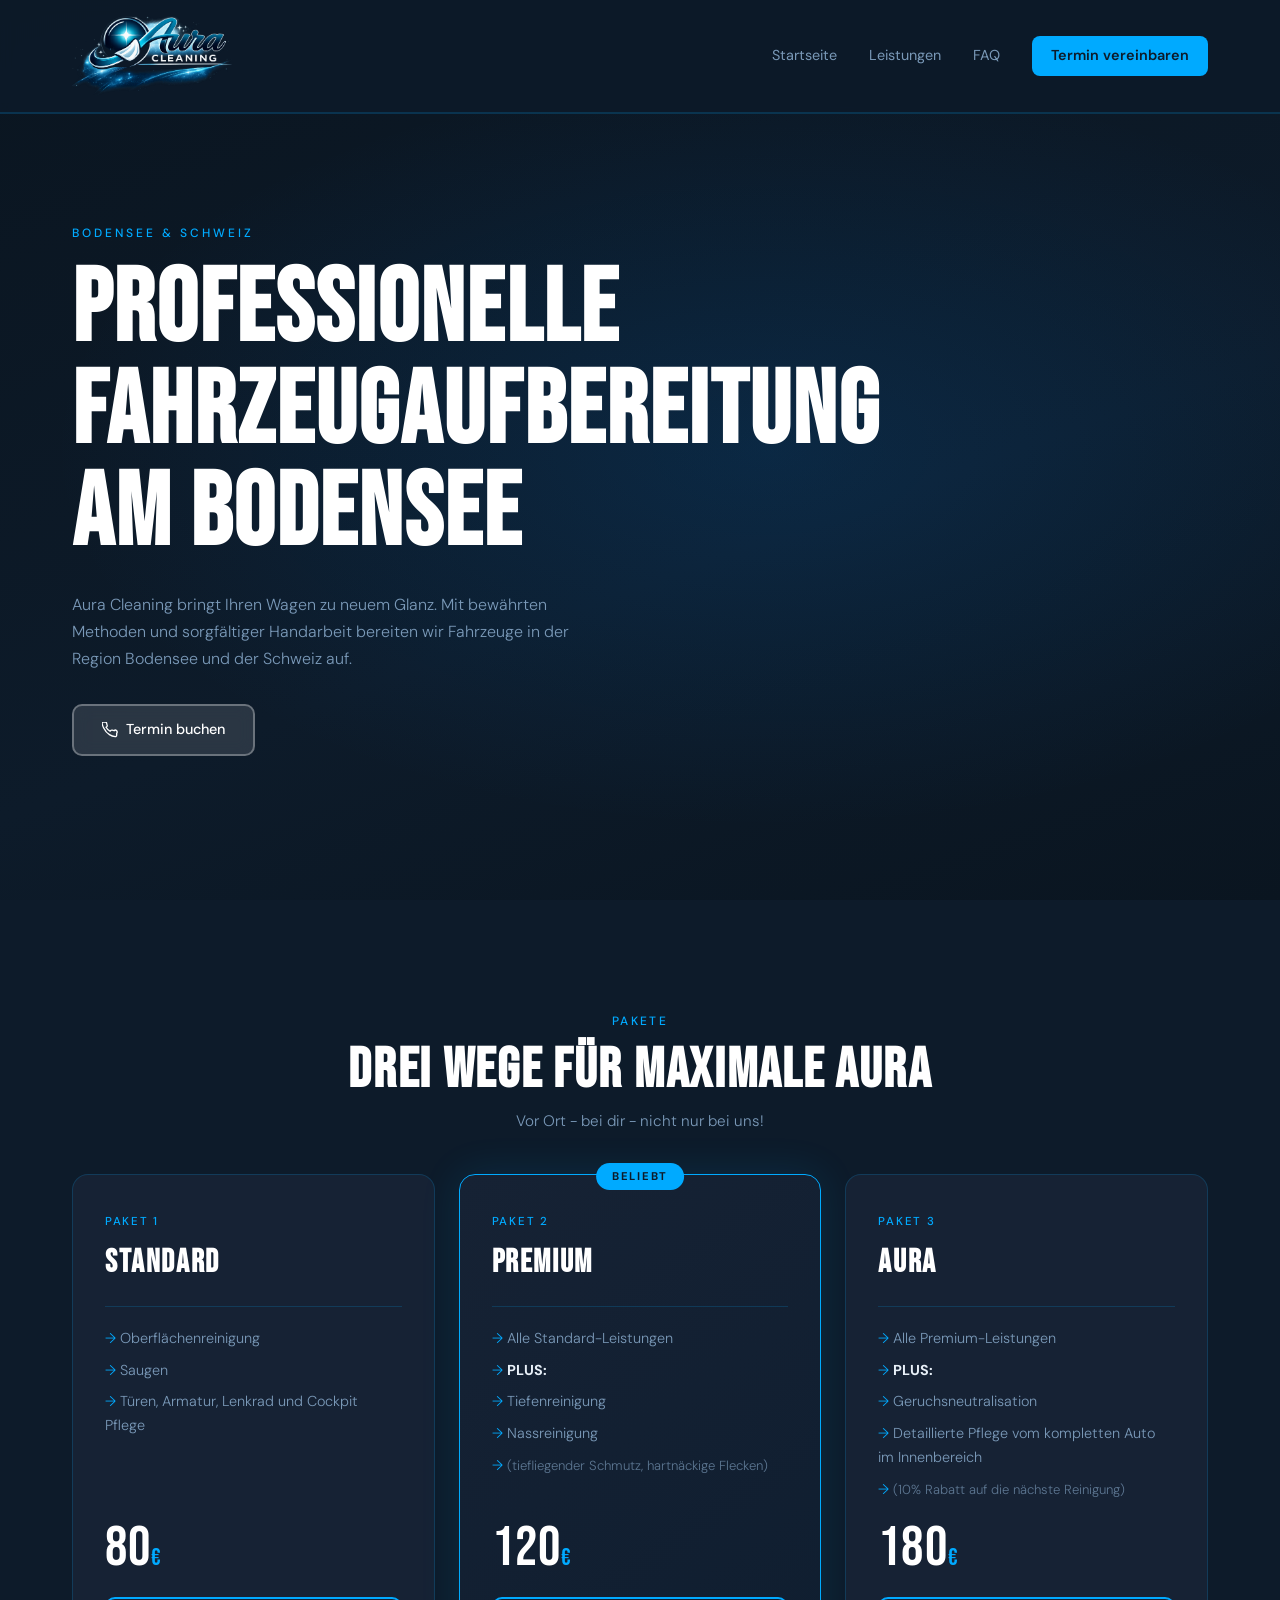
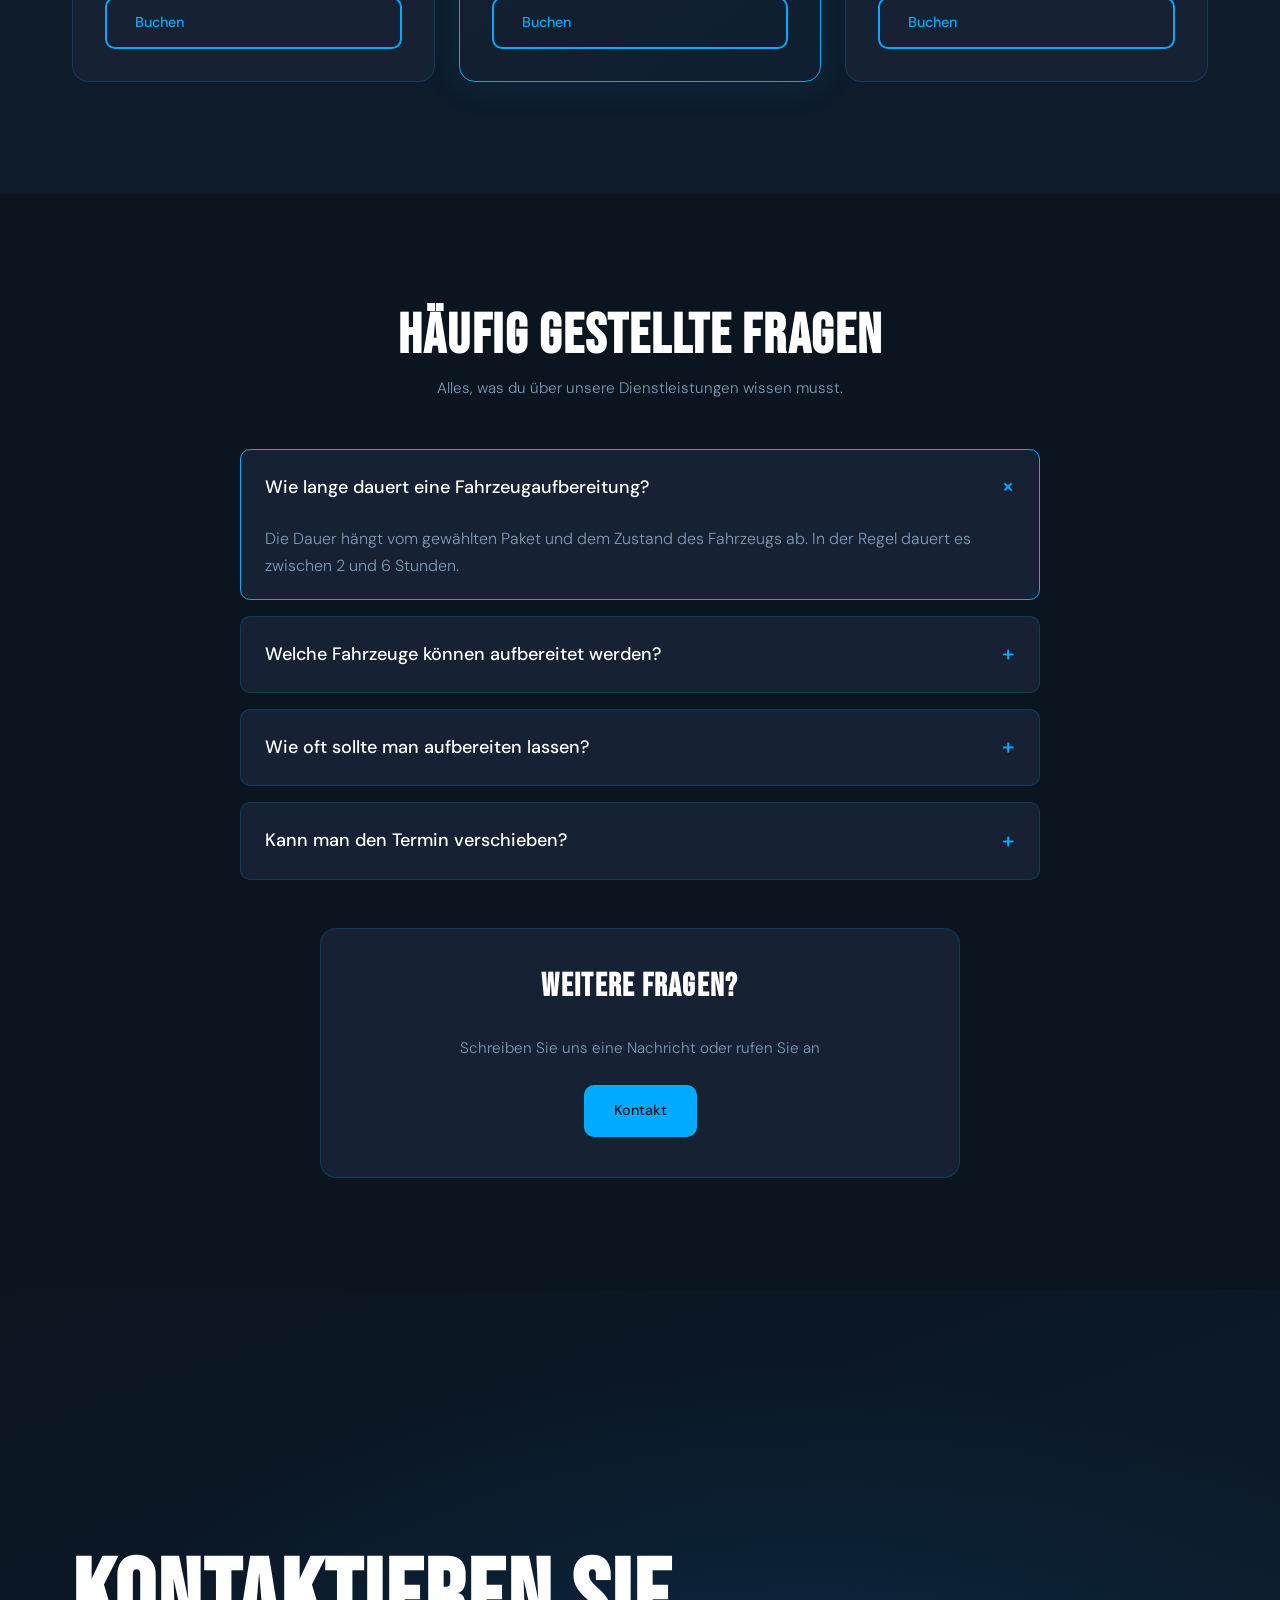
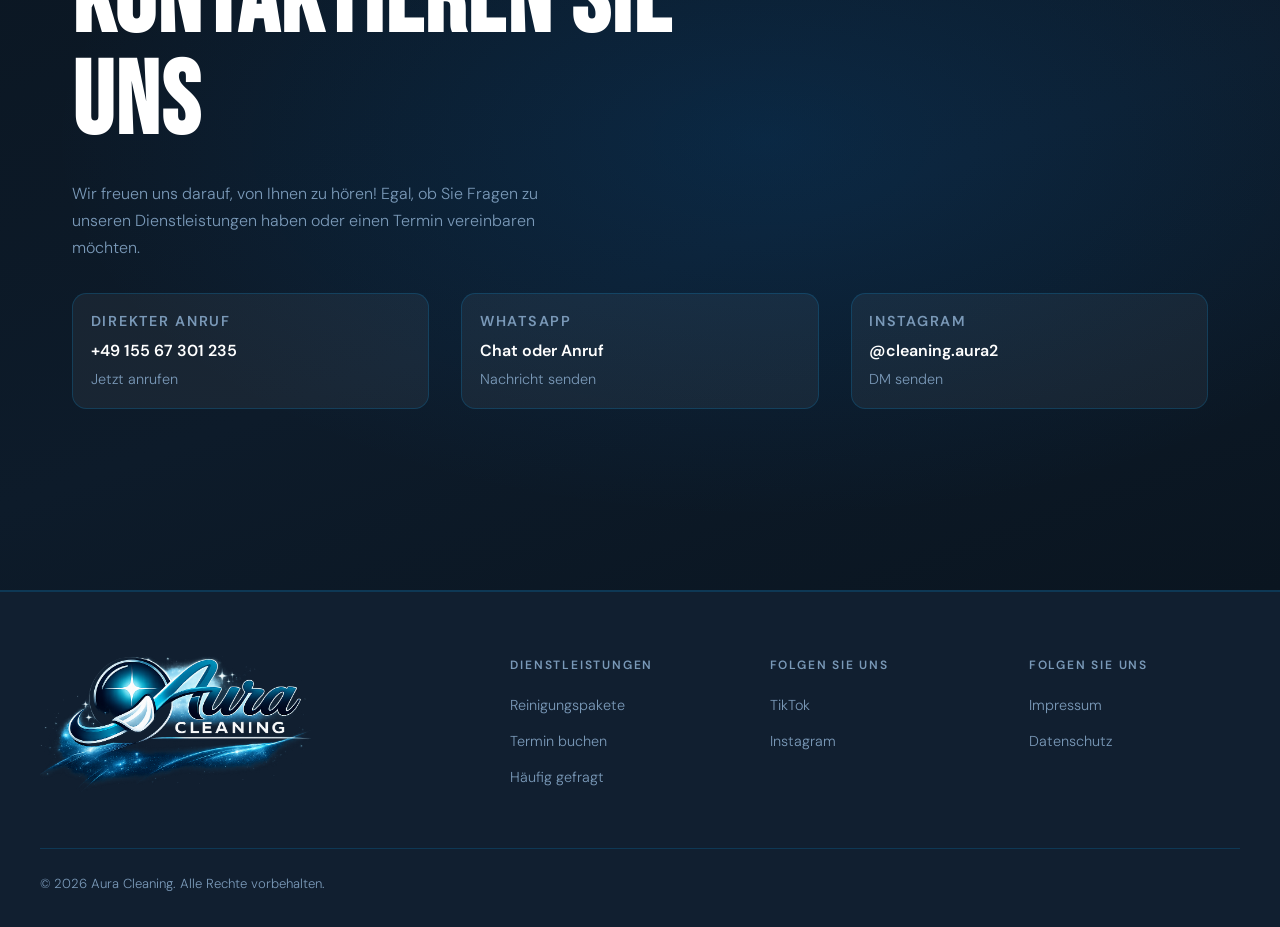
<file: AuraCleaning/index.html>
<!DOCTYPE html>
<html lang="en">

<head>
    <meta charset="UTF-8">
    <meta name="viewport" content="width=device-width, initial-scale=1.0">
    <title>Aura Cleaning - Fahrzeugaufbereitung am Bodensee</title>
    <link rel="stylesheet" href="styles.css">
    <link href="https://fonts.googleapis.com/css2?family=Bebas+Neue&family=DM+Sans:wght@300;400;500;600&display=swap"
        rel="stylesheet" />
</head>

<body>
    <!-- ───────────── NAVIGATION ───────────── -->
    <header class="nav">
        <div class="nav-inner">
            <a href="index.html" class="nav-logo" aria-label="Zur Startseite">
                <img src="images/auraFinalLogo.png" alt="Aura-logo" class="nav-logo-image">
            </a>
            <div class="nav-menu">
                <input type="checkbox" id="nav-toggle" class="nav-toggle-checkbox"
                    aria-label="Navigation öffnen oder schließen">
                <label for="nav-toggle" class="nav-toggle">
                    <span class="nav-toggle-text">Menü</span>
                    <span class="nav-toggle-icon" aria-hidden="true"></span>
                </label>
                <nav class="nav-links" aria-label="Hauptnavigation">
                    <a href="#home">Startseite</a>
                    <a href="#pakete">Leistungen</a>
                    <a href="#faq">FAQ</a>
                    <!-- CTA = Call to Action -->
                    <a href="#kontaktLinks" class="nav-cta">Termin vereinbaren</a>
                </nav>
            </div>
        </div>
    </header>


    <!-- ───────────── HERO ───────────── -->
    <section class="hero" id="home">
        <div class="hero-content">
            <p class="hero-label">Bodensee &amp; Schweiz</p>
            <h1 class="hero-title">Professionelle<br>Fahrzeugaufbereitung<br>am Bodensee</h1>
            <p class="hero-sub">Aura Cleaning bringt Ihren Wagen zu neuem Glanz. Mit bewährten Methoden und sorgfältiger
                Handarbeit bereiten wir Fahrzeuge in der Region Bodensee und der Schweiz auf.</p>
            <a href="#kontaktLinks" class="btn btn--light">
                <svg width="16" height="16" viewBox="0 0 24 24" fill="none" stroke="currentColor" stroke-width="2">
                    <path
                        d="M22 16.92v3a2 2 0 01-2.18 2 19.79 19.79 0 01-8.63-3.07A19.5 19.5 0 013.07 9.8a19.79 19.79 0 01-3.07-8.67A2 2 0 012 .18h3a2 2 0 012 1.72c.127.96.361 1.903.7 2.81a2 2 0 01-.45 2.11L6.09 7.91a16 16 0 006 6l1.09-1.09a2 2 0 012.11-.45c.907.339 1.85.573 2.81.7A2 2 0 0122 16.92z" />
                </svg>
                Termin buchen</a>
        </div>
    </section>


    <!-- ───────────── PAKETE ───────────── -->
    <section class="pakete" id="pakete">
        <div class="section-label">Pakete</div>
        <h2 class="section-title">Drei Wege für maximale Aura</h2>
        <p class="section-sub">Vor Ort - bei dir - nicht nur bei uns!</p>

        <!-- Pakete Grid -->
        <div class="pakete-grid">

            <!-- Standard Paket -->
            <div class="paket paket-standard">
                <div class="paket-header">
                    <span class="paket-num">Paket 1</span>
                    <h3 class="paket-name">Standard</h3>
                </div>
                <ul class="paket-list">
                    <li>Oberflächenreinigung</li>
                    <li>Saugen</li>
                    <li>Türen, Armatur, Lenkrad und Cockpit Pflege</li>
                </ul>
                <div class="paket-price">80<span>€</span></div>
                <a href="#kontaktLinks" class="btn btn--outline">Buchen</a>
            </div>

            <!-- Premium Paket -->
            <div class="paket paket-premium paket--beliebt">
                <div class="paket-header">
                    <div class="paket-badge">Beliebt</div>
                    <span class="paket-num">Paket 2</span>
                    <h3 class="paket-name">Premium</h3>
                </div>
                <ul class="paket-list">
                    <li>Alle Standard-Leistungen</li>
                    <li><strong>PLUS:</strong></li>
                    <li>Tiefenreinigung</li>
                    <li>Nassreinigung</li>
                    <li><em>(tiefliegender Schmutz, hartnäckige Flecken)</em></li>
                </ul>
                <div class="paket-price">120<span>€</span></div>
                <a href="#kontaktLinks" class="btn btn--outline">Buchen</a>
            </div>

            <!-- Aura Paket -->
            <div class="paket paket-aura">
                <div class="paket-header">
                    <span class="paket-num">Paket 3</span>
                    <h3 class="paket-name">Aura</h3>
                </div>
                <ul class="paket-list">
                    <li>Alle Premium-Leistungen</li>
                    <li><strong>PLUS:</strong></li>
                    <li>Geruchsneutralisation</li>
                    <li>Detaillierte Pflege vom kompletten Auto im Innenbereich</li>
                    <li><em>(10% Rabatt auf die nächste Reinigung)</em></li>
                </ul>
                <div class="paket-price">180<span>€</span></div>
                <a href="#kontaktLinks" class="btn btn--outline">Buchen</a>
            </div>
        </div>
    </section>


    <!-- ───────────── FAQ ───────────── -->
    <section class="faq" id="faq">
        <h2 class="section-title">Häufig gestellte Fragen</h2>
        <p class="section-sub">Alles, was du über unsere Dienstleistungen wissen musst.</p>

        <div class="faq-list">

            <!-- FAQ Items -->
            <details class="faq-item" open>
                <summary class="faq-question">Wie lange dauert eine Fahrzeugaufbereitung?
                    <span class="faq-icon">+</span>
                </summary>
                <p class="faq-answer">Die Dauer hängt vom gewählten Paket und dem Zustand des Fahrzeugs ab. In der Regel
                    dauert es zwischen 2 und 6 Stunden.</p>
            </details>

            <details class="faq-item">
                <summary class="faq-question">Welche Fahrzeuge können aufbereitet werden?
                    <span class="faq-icon">+</span>
                </summary>
                <p class="faq-answer">Aura Cleaning kann alle Arten von Fahrzeugen aufbereiten, darunter Pkw, SUVs und
                    leichten Transportern. Egal ob neu oder alt, jedes Fahrzeug wird mit gleicher Sorgfalt behandelt.
                </p>
            </details>

            <details class="faq-item">
                <summary class="faq-question">Wie oft sollte man aufbereiten lassen?
                    <span class="faq-icon">+</span>
                </summary>
                <p class="faq-answer">Das hängt von der Nutzung und den Umweltbedingungen ab. Viele Kunden lassen ihr
                    Fahrzeug einmal im Jahr aufbereiten. Wir beraten Sie gerne.</p>
            </details>

            <details class="faq-item">
                <summary class="faq-question">Kann man den Termin verschieben?
                    <span class="faq-icon">+</span>
                </summary>
                <p class="faq-answer">Ja, Sie können den Termin bis zu 48 Stunden vorher verschieben. Bitte kontaktieren
                    Sie uns rechtzeitig, um gemeinsam einen neuen Termin zu vereinbaren.</p>
            </details>
        </div>


        <!-- ───────────── Fragen ───────────── -->
        <div class="faq-contact" id="Fragen">
            <h3 class="section-title">Weitere Fragen? </h3>
            <p class="section-sub">Schreiben Sie uns eine Nachricht oder rufen Sie an</p>
            <a href="#kontaktLinks" class="btn btn--primary">Kontakt</a>
        </div>
    </section>



    <!-- ───────────── Kontakt ───────────── -->
    <section class="hero" id="kontaktLinks">
        <div class="hero-content">
            <h1 class="hero-title">Kontaktieren Sie uns</h1>
            <p class="hero-sub">Wir freuen uns darauf, von Ihnen zu hören! Egal, ob Sie Fragen zu unseren
                Dienstleistungen haben oder einen Termin vereinbaren möchten.</p>

            <div class="kontakt-links">
                <a href="tel:+4915567301235" class="kontakt-link-card">
                    <span class="kontakt-link-label">Direkter Anruf</span>
                    <strong>+49 155 67 301 235 </strong>
                    <span>Jetzt anrufen</span>
                </a>

                <a href="https://wa.me/4915567301235?text=Hallo,%20ich%20interessiere%20mich%20für%20eine%20Aufbereitung"
                    class="kontakt-link-card" target="_blank" rel="noopener noreferrer">
                    <span class="kontakt-link-label">WhatsApp</span>
                    <strong>Chat oder Anruf</strong>
                    <span>Nachricht senden</span>
                </a>

                <a href="https://www.instagram.com/cleaning.aura2/" class="kontakt-link-card" target="_blank"
                    rel="noopener noreferrer">
                    <span class="kontakt-link-label">Instagram</span>
                    <strong>@cleaning.aura2</strong>
                    <span>DM senden</span>
                </a>
            </div>
        </div>
    </section>




    <!-- ───────────── FOOTER ───────────── -->
    <footer class="footer">
        <div class="footer-content">

            <div class="footer-logo">
                <a href="index.html" class="nav-logo" aria-label="Zur Startseite">
                    <img src="images/auraFinalLogo.png" alt="Aura-logo" class="footer-logo-image">
                </a>
            </div>

            <div class="footer-column">
                <h4>Dienstleistungen</h4>
                <ul>
                    <li><a href="index.html#pakete">Reinigungspakete</a></li>
                    <li><a href="#kontaktLinks">Termin buchen</a></li>
                    <li><a href="index.html#faq">Häufig gefragt</a></li>
                </ul>
            </div>

            <div class="footer-column">
                <h4>Folgen Sie uns</h4>
                <ul>
                    <li><a href="https://www.tiktok.com/@cleaning.aura" target="_blank"
                            rel="noopener noreferrer">TikTok</a>
                    </li>
                    <li><a href="https://www.instagram.com/cleaning.aura2/" target="_blank"
                            rel="noopener noreferrer">Instagram</a></li>
                </ul>
            </div>

            <div class="footer-column">
                <h4>Folgen Sie uns</h4>
                <ul>
                    <li><a href="impressum.html">Impressum</a>
                    </li>
                    <li><a href="datenschutz.html">Datenschutz</a>
                    </li>
                </ul>
            </div>


        </div>
        <div class="footer-bottom">
            <p>&copy; 2026 Aura Cleaning. Alle Rechte vorbehalten.</p>
        </div>

    </footer>
</body>

</html>
</file>
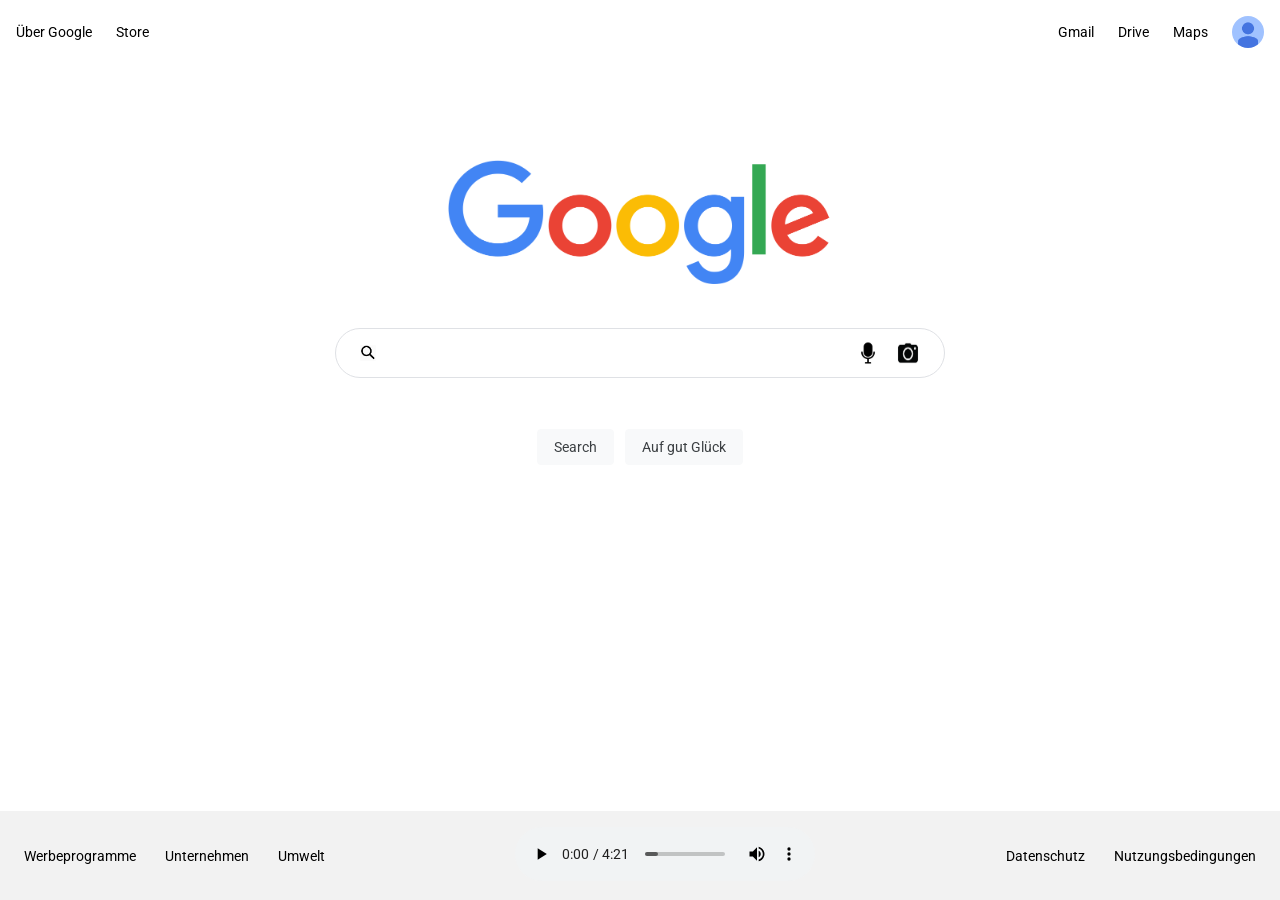
<file: Html/Google/index.html>
<!DOCTYPE html>
<html lang="en">

<head>
    <meta charset="UTF-8">
    <meta name="viewport" content="width=device-width, initial-scale=1.0">
    <title>Fake Google</title>
    <link rel="stylesheet" href="./styles.css">
</head>

<body>
    <!--Das ist ein Kommentar-->
    <div class="top-section">
        <div class="left-side">
            <a href="https://about.google/?fg=1&utm_source=google-DE&utm_medium=referral&utm_campaign=hp-header"
                target="_blank">Über Google</a>
            <a href="https://store.google.com/DE?utm_source=hp_header&utm_medium=google_ooo&utm_campaign=GS100042&hl=de-DE"
                target="_self" title="Zum Store">Store</a>
        </div>
        <div class="right-side">
            <a href="https://www.google.com/intl/de_de/gmail/about/">Gmail</a>
            <a href="https://www.google.com/intl/de_de/drive/">Drive</a>
            <a href="https://www.google.com/maps">Maps</a>
            <img class="profile-pic" src="./images/gProfile.jpg">
        </div>
    </div>

    <div class="middle-section">
        <form class="search-form">
            <img class="google-logo" src="./images/gLogo.png">
            <div class="search-container">
                <img class="search" src="./images/search-icon.jpg">
                <label for="search">Search</label>
                <input type="text" id="search" name="search">
                <img src="./images/microphone-icon.png" class="microphone">
                <img src="./images/camera-icon2.png" class="camera">
            </div>

            <div class="search-buttons">
                <button type="submit">Search</button>
                <button type="submit">Auf gut Glück</button>
            </div>
        </form>
    </div>

    <div class="bottom-section">
        <div class="bottom-left">
            <a
                href="https://www.google.com/intl/de_de/ads/?subid=ww-ww-et-g-awa-a-g_hpafoot1_1!o2&utm_source=google.com&utm_medium=referral&utm_campaign=google_hpafooter&fg=1">Werbeprogramme</a>
            <a
                href="https://www.google.com/services/?subid=ww-ww-et-g-awa-a-g_hpbfoot1_1!o2&utm_source=google.com&utm_medium=referral&utm_campaign=google_hpbfooter&fg=1">Unternehmen</a>
            <a
                href="https://sustainability.google/intl/de/klimaschutz/?utm_source=googlehpfooter&utm_medium=housepromos&utm_campaign=bottom-footer&utm_content=">Umwelt</a>
        </div>
        <div class="bottom-center-audio">
            <audio controls src="./music/KMN GANG - KMN MEMBER (prod. LUCRY x ABOOM).mp3"></audio>
        </div>
        <div class="bottom-right">
            <a href="https://www.google.com/intl/de_de/policies/privacy/">Datenschutz</a>
            <a href="https://www.google.com/intl/de_de/policies/terms/">Nutzungsbedingungen</a>
        </div>
    </div>
</body>

</html>
</file>
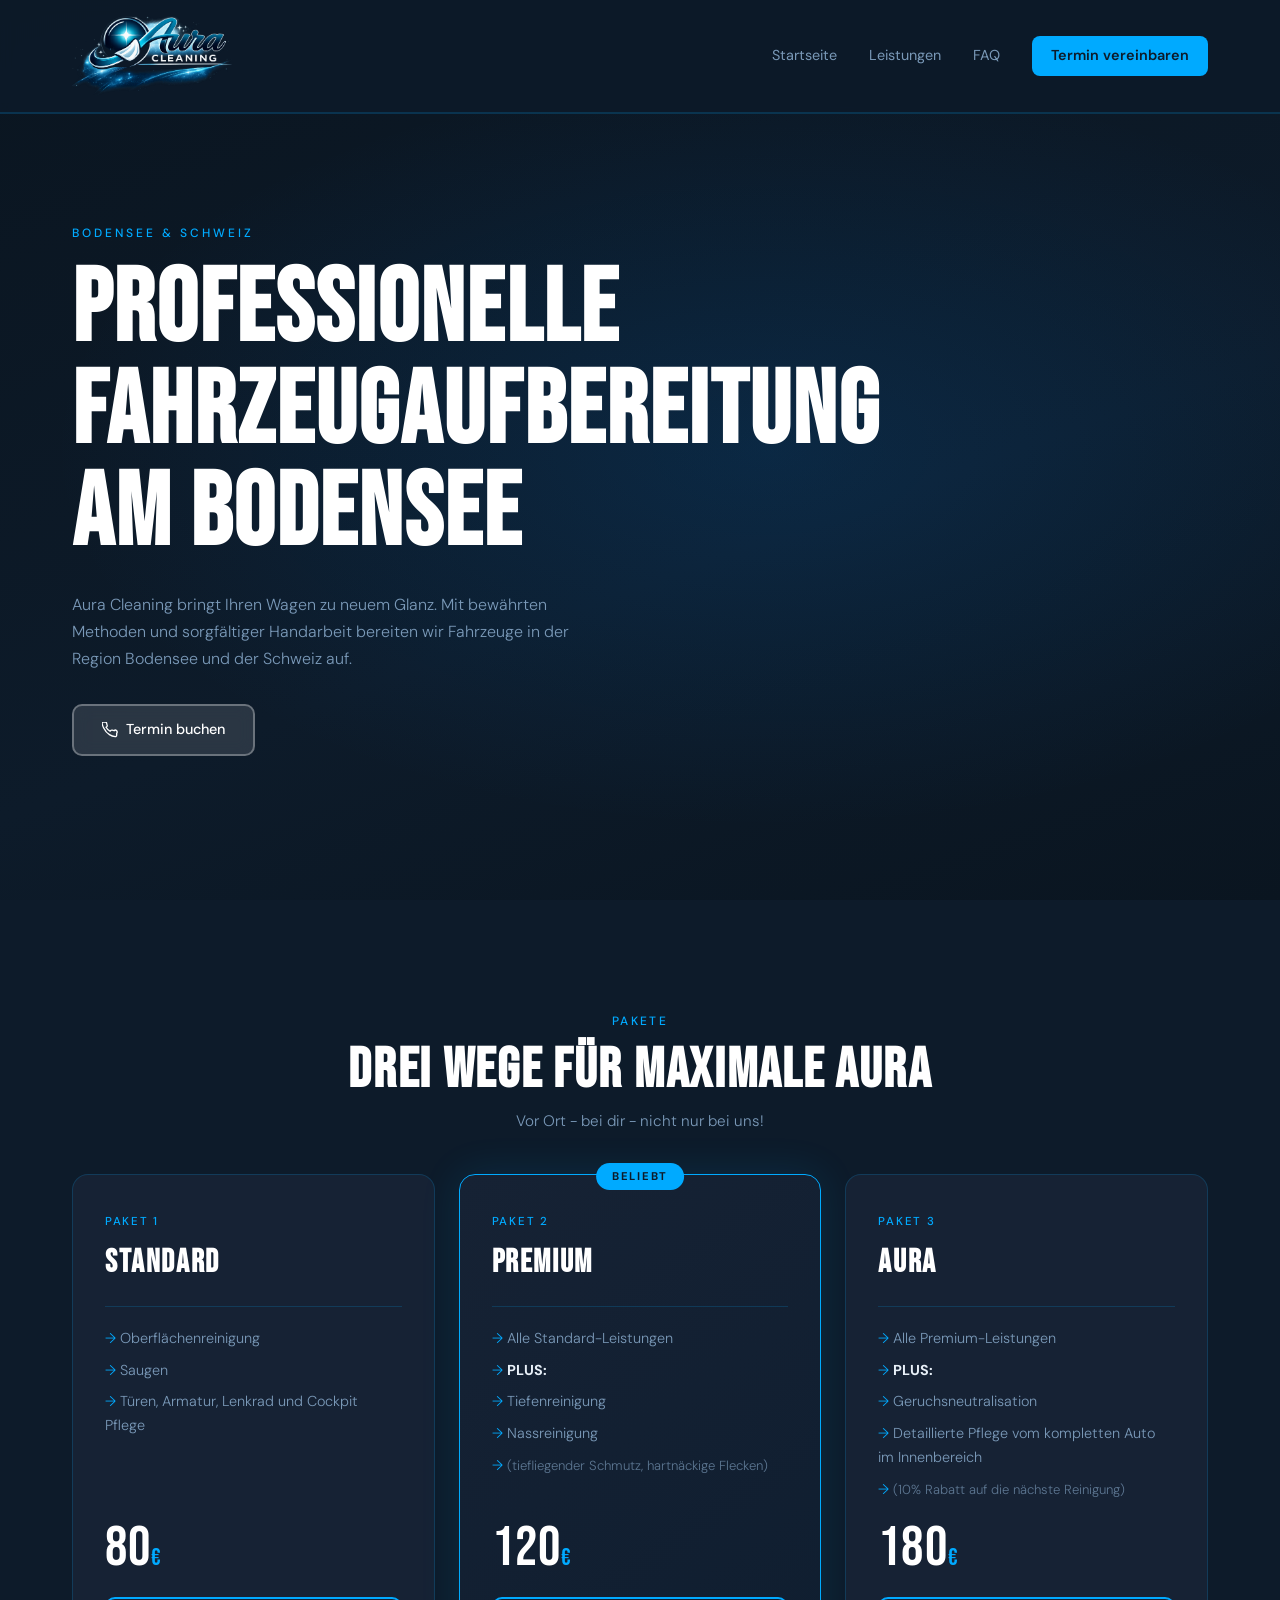
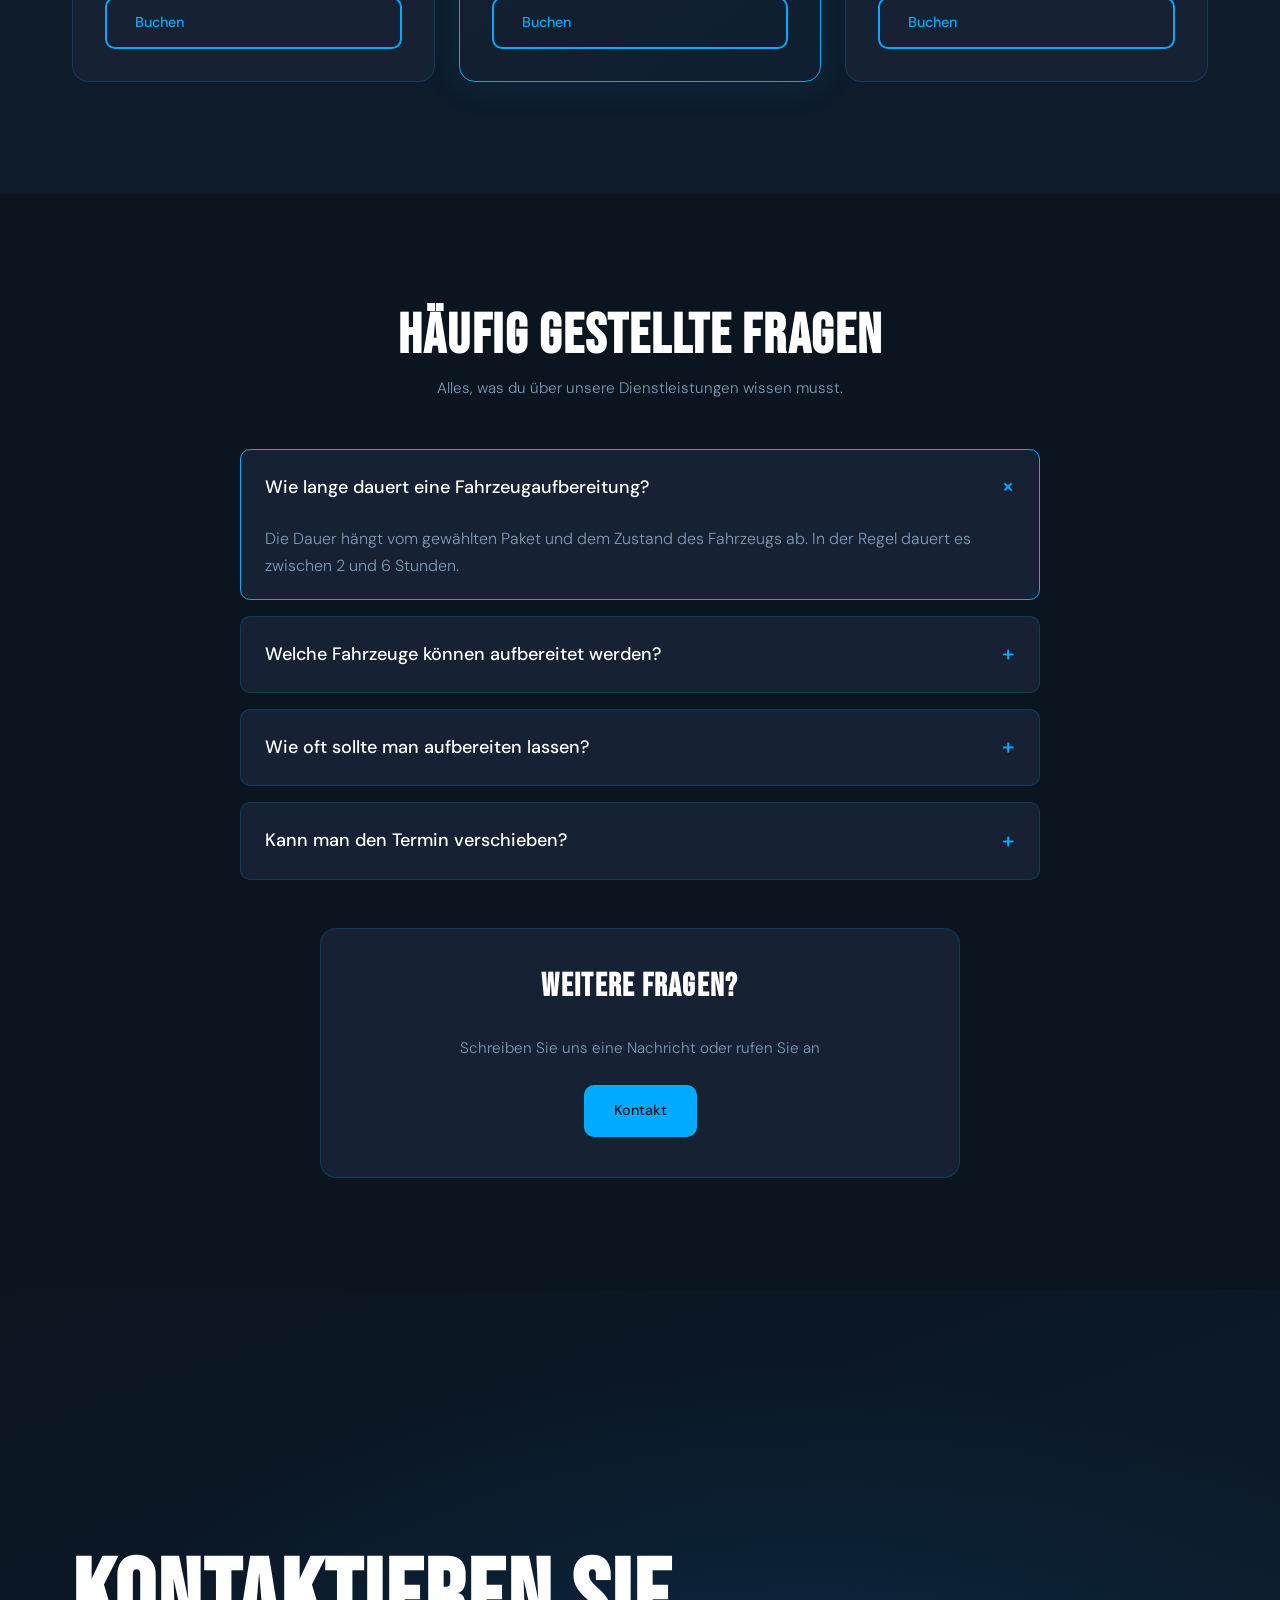
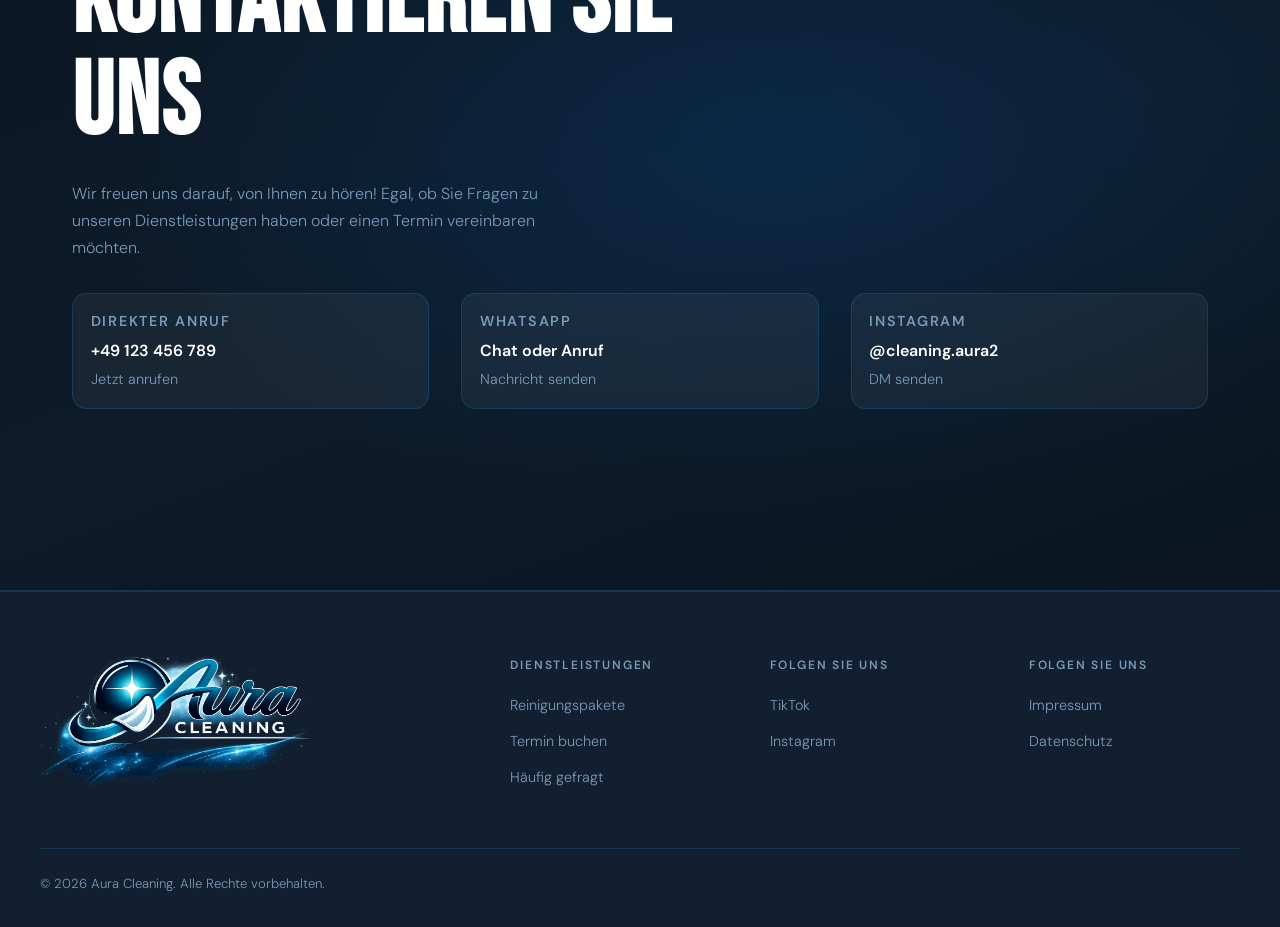
<file: projects/AuraCleaning/index.html>
<!DOCTYPE html>
<html lang="de">

<head>
    <meta charset="UTF-8">
    <meta name="viewport" content="width=device-width, initial-scale=1.0">
    <title>Aura Cleaning - Fahrzeugaufbereitung am Bodensee</title>
    <link rel="stylesheet" href="styles.css">
    <link href="https://fonts.googleapis.com/css2?family=Bebas+Neue&family=DM+Sans:wght@300;400;500;600&display=swap"
        rel="stylesheet" />
</head>

<body>
    <!-- ───────────── NAVIGATION ───────────── -->
    <header class="nav">
        <div class="nav-inner">
            <a href="index.html" class="nav-logo" aria-label="Zur Startseite">
                <img src="images/auraFinalLogo.png" alt="Aura-logo" class="nav-logo-image">
            </a>
            <div class="nav-menu">
                <input type="checkbox" id="nav-toggle" class="nav-toggle-checkbox"
                    aria-label="Navigation öffnen oder schließen">
                <label for="nav-toggle" class="nav-toggle">
                    <span class="nav-toggle-text">Menü</span>
                    <span class="nav-toggle-icon" aria-hidden="true"></span>
                </label>
                <nav class="nav-links" aria-label="Hauptnavigation">
                    <a href="#home">Startseite</a>
                    <a href="#pakete">Leistungen</a>
                    <a href="#faq">FAQ</a>
                    <!-- CTA = Call to Action -->
                    <a href="#kontaktLinks" class="nav-cta">Termin vereinbaren</a>
                </nav>
            </div>
        </div>
    </header>


    <!-- ───────────── HERO ───────────── -->
    <section class="hero" id="home">
        <div class="hero-content">
            <p class="hero-label">Bodensee &amp; Schweiz</p>
            <h1 class="hero-title">Professionelle<br>Fahrzeugaufbereitung<br>am Bodensee</h1>
            <p class="hero-sub">Aura Cleaning bringt Ihren Wagen zu neuem Glanz. Mit bewährten Methoden und sorgfältiger
                Handarbeit bereiten wir Fahrzeuge in der Region Bodensee und der Schweiz auf.</p>
            <a href="#kontaktLinks" class="btn btn--light">
                <svg width="16" height="16" viewBox="0 0 24 24" fill="none" stroke="currentColor" stroke-width="2">
                    <path
                        d="M22 16.92v3a2 2 0 01-2.18 2 19.79 19.79 0 01-8.63-3.07A19.5 19.5 0 013.07 9.8a19.79 19.79 0 01-3.07-8.67A2 2 0 012 .18h3a2 2 0 012 1.72c.127.96.361 1.903.7 2.81a2 2 0 01-.45 2.11L6.09 7.91a16 16 0 006 6l1.09-1.09a2 2 0 012.11-.45c.907.339 1.85.573 2.81.7A2 2 0 0122 16.92z" />
                </svg>
                Termin buchen</a>
        </div>
    </section>


    <!-- ───────────── PAKETE ───────────── -->
    <section class="pakete" id="pakete">
        <div class="section-label">Pakete</div>
        <h2 class="section-title">Drei Wege für maximale Aura</h2>
        <p class="section-sub">Vor Ort - bei dir - nicht nur bei uns!</p>

        <!-- Pakete Grid -->
        <div class="pakete-grid">

            <!-- Standard Paket -->
            <div class="paket paket-standard">
                <div class="paket-header">
                    <span class="paket-num">Paket 1</span>
                    <h3 class="paket-name">Standard</h3>
                </div>
                <ul class="paket-list">
                    <li>Oberflächenreinigung</li>
                    <li>Saugen</li>
                    <li>Türen, Armatur, Lenkrad und Cockpit Pflege</li>
                </ul>
                <div class="paket-price">80<span>€</span></div>
                <a href="#kontaktLinks" class="btn btn--outline">Buchen</a>
            </div>

            <!-- Premium Paket -->
            <div class="paket paket-premium paket--beliebt">
                <div class="paket-header">
                    <div class="paket-badge">Beliebt</div>
                    <span class="paket-num">Paket 2</span>
                    <h3 class="paket-name">Premium</h3>
                </div>
                <ul class="paket-list">
                    <li>Alle Standard-Leistungen</li>
                    <li><strong>PLUS:</strong></li>
                    <li>Tiefenreinigung</li>
                    <li>Nassreinigung</li>
                    <li><em>(tiefliegender Schmutz, hartnäckige Flecken)</em></li>
                </ul>
                <div class="paket-price">120<span>€</span></div>
                <a href="#kontaktLinks" class="btn btn--outline">Buchen</a>
            </div>

            <!-- Aura Paket -->
            <div class="paket paket-aura">
                <div class="paket-header">
                    <span class="paket-num">Paket 3</span>
                    <h3 class="paket-name">Aura</h3>
                </div>
                <ul class="paket-list">
                    <li>Alle Premium-Leistungen</li>
                    <li><strong>PLUS:</strong></li>
                    <li>Geruchsneutralisation</li>
                    <li>Detaillierte Pflege vom kompletten Auto im Innenbereich</li>
                    <li><em>(10% Rabatt auf die nächste Reinigung)</em></li>
                </ul>
                <div class="paket-price">180<span>€</span></div>
                <a href="#kontaktLinks" class="btn btn--outline">Buchen</a>
            </div>
        </div>
    </section>


    <!-- ───────────── FAQ ───────────── -->
    <section class="faq" id="faq">
        <h2 class="section-title">Häufig gestellte Fragen</h2>
        <p class="section-sub">Alles, was du über unsere Dienstleistungen wissen musst.</p>

        <div class="faq-list">

            <!-- FAQ Items -->
            <details class="faq-item" open>
                <summary class="faq-question">Wie lange dauert eine Fahrzeugaufbereitung?
                    <span class="faq-icon">+</span>
                </summary>
                <p class="faq-answer">Die Dauer hängt vom gewählten Paket und dem Zustand des Fahrzeugs ab. In der Regel
                    dauert es zwischen 2 und 6 Stunden.</p>
            </details>

            <details class="faq-item">
                <summary class="faq-question">Welche Fahrzeuge können aufbereitet werden?
                    <span class="faq-icon">+</span>
                </summary>
                <p class="faq-answer">Aura Cleaning kann alle Arten von Fahrzeugen aufbereiten, darunter Pkw, SUVs und
                    leichten Transportern. Egal ob neu oder alt, jedes Fahrzeug wird mit gleicher Sorgfalt behandelt.
                </p>
            </details>

            <details class="faq-item">
                <summary class="faq-question">Wie oft sollte man aufbereiten lassen?
                    <span class="faq-icon">+</span>
                </summary>
                <p class="faq-answer">Das hängt von der Nutzung und den Umweltbedingungen ab. Viele Kunden lassen ihr
                    Fahrzeug einmal im Jahr aufbereiten. Wir beraten Sie gerne.</p>
            </details>

            <details class="faq-item">
                <summary class="faq-question">Kann man den Termin verschieben?
                    <span class="faq-icon">+</span>
                </summary>
                <p class="faq-answer">Ja, Sie können den Termin bis zu 48 Stunden vorher verschieben. Bitte kontaktieren
                    Sie uns rechtzeitig, um gemeinsam einen neuen Termin zu vereinbaren.</p>
            </details>
        </div>


        <!-- ───────────── Fragen ───────────── -->
        <div class="faq-contact" id="Fragen">
            <h3 class="section-title">Weitere Fragen? </h3>
            <p class="section-sub">Schreiben Sie uns eine Nachricht oder rufen Sie an</p>
            <a href="#kontaktLinks" class="btn btn--primary">Kontakt</a>
        </div>
    </section>



    <!-- ───────────── Kontakt ───────────── -->
    <section class="hero" id="kontaktLinks">
        <div class="hero-content">
            <h1 class="hero-title">Kontaktieren Sie uns</h1>
            <p class="hero-sub">Wir freuen uns darauf, von Ihnen zu hören! Egal, ob Sie Fragen zu unseren
                Dienstleistungen haben oder einen Termin vereinbaren möchten.</p>

            <div class="kontakt-links">
                <a href="tel:+49123456789" class="kontakt-link-card">
                    <span class="kontakt-link-label">Direkter Anruf</span>
                    <strong>+49 123 456 789 </strong>
                    <span>Jetzt anrufen</span>
                </a>

                <a href="https://whatsapp.com/"
                    class="kontakt-link-card" target="_blank" rel="noopener noreferrer">
                    <span class="kontakt-link-label">WhatsApp</span>
                    <strong>Chat oder Anruf</strong>
                    <span>Nachricht senden</span>
                </a>

                <a href="https://www.instagram.com/" class="kontakt-link-card" target="_blank"
                    rel="noopener noreferrer">
                    <span class="kontakt-link-label">Instagram</span>
                    <strong>@cleaning.aura2</strong>
                    <span>DM senden</span>
                </a>
            </div>
        </div>
    </section>




    <!-- ───────────── FOOTER ───────────── -->
    <footer class="footer">
        <div class="footer-content">

            <div class="footer-logo">
                <a href="index.html" class="nav-logo" aria-label="Zur Startseite">
                    <img src="images/auraFinalLogo.png" alt="Aura-logo" class="footer-logo-image">
                </a>
            </div>

            <div class="footer-column">
                <h4>Dienstleistungen</h4>
                <ul>
                    <li><a href="index.html#pakete">Reinigungspakete</a></li>
                    <li><a href="#kontaktLinks">Termin buchen</a></li>
                    <li><a href="index.html#faq">Häufig gefragt</a></li>
                </ul>
            </div>

            <div class="footer-column">
                <h4>Folgen Sie uns</h4>
                <ul>
                    <li><a href="https://www.tiktok.com/" target="_blank"
                            rel="noopener noreferrer">TikTok</a>
                    </li>
                    <li><a href="https://www.instagram.com/" target="_blank"
                            rel="noopener noreferrer">Instagram</a></li>
                </ul>
            </div>

            <div class="footer-column">
                <h4>Folgen Sie uns</h4>
                <ul>
                    <li><a href="impressum.html">Impressum</a>
                    </li>
                    <li><a href="datenschutz.html">Datenschutz</a>
                    </li>
                </ul>
            </div>


        </div>
        <div class="footer-bottom">
            <p>&copy; 2026 Aura Cleaning. Alle Rechte vorbehalten.</p>
        </div>

    </footer>
</body>

</html>
</file>
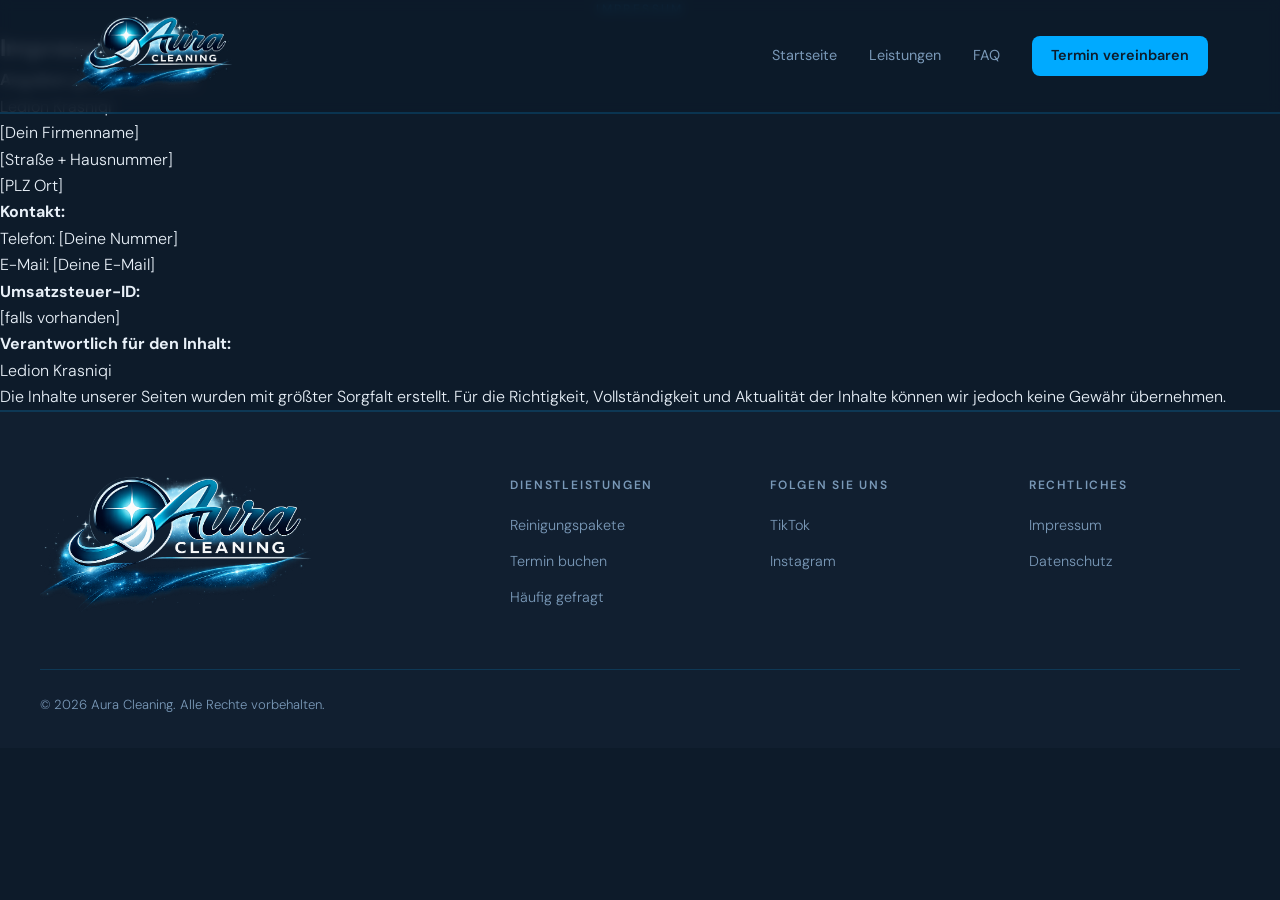
<file: AuraCleaning/impressum.html>
<!DOCTYPE html>
<html lang="en">

<head>
    <meta charset="UTF-8">
    <meta name="viewport" content="width=device-width, initial-scale=1.0">
    <title>Aura Cleaning - Impressum</title>
    <link rel="stylesheet" href="styles.css">
    <link href="https://fonts.googleapis.com/css2?family=Bebas+Neue&family=DM+Sans:wght@300;400;500;600&display=swap"
        rel="stylesheet" />
</head>

<body>
    <!-- ───────────── NAVIGATION ───────────── -->
    <header class="nav">
        <div class="nav-inner">
            <a href="index.html" class="nav-logo" aria-label="Zur Startseite">
                <img src="images/auraFinalLogo.png" alt="Aura-logo" class="nav-logo-image">
            </a>
            <div class="nav-menu">
                <input type="checkbox" id="nav-toggle" class="nav-toggle-checkbox"
                    aria-label="Navigation öffnen oder schließen">
                <label for="nav-toggle" class="nav-toggle">
                    <span class="nav-toggle-text">Menü</span>
                    <span class="nav-toggle-icon" aria-hidden="true"></span>
                </label>
                <nav class="nav-links" aria-label="Hauptnavigation">
                    <a href="index.html">Startseite</a>
                    <a href="index.html#pakete">Leistungen</a>
                    <a href="index.html#faq">FAQ</a>
                    <!-- CTA = Call to Action -->
                    <a href="index.html#kontaktLinks" class="nav-cta">Termin vereinbaren</a>
                </nav>
            </div>
        </div>
    </header>


    <!-- ───────────── Impressum ───────────── -->
    <section class="impressum" id="imp">
        <div class="section-label">Impressum</div>
            <h1>Impressum</h1>

            <p><strong>Angaben gemäß § 5 DDG</strong></p>

            <p>
                Ledion Krasniqi<br>
                [Dein Firmenname]<br>
                [Straße + Hausnummer]<br>
                [PLZ Ort]
            </p>

            <p>
                <strong>Kontakt:</strong><br>
                Telefon: [Deine Nummer]<br>
                E-Mail: [Deine E-Mail]
            </p>

            <p>
                <strong>Umsatzsteuer-ID:</strong><br>
                [falls vorhanden]
            </p>

            <p>
                <strong>Verantwortlich für den Inhalt:</strong><br>
                Ledion Krasniqi
            </p>

            <p class="legal-note">
                Die Inhalte unserer Seiten wurden mit größter Sorgfalt erstellt. Für die
                Richtigkeit, Vollständigkeit und Aktualität der Inhalte können wir jedoch
                keine Gewähr übernehmen.
            </p>

        </div>
    </section>




    <!-- ───────────── FOOTER ───────────── -->
    <footer class="footer">
        <div class="footer-content">

            <div class="footer-logo">
                <a href="index.html" class="nav-logo" aria-label="Zur Startseite">
                    <img src="images/auraFinalLogo.png" alt="Aura-logo" class="footer-logo-image">
                </a>
            </div>

            <div class="footer-column">
                <h4>Dienstleistungen</h4>
                <ul>
                    <li><a href="index.html#pakete">Reinigungspakete</a></li>
                    <li><a href="#kontaktLinks">Termin buchen</a></li>
                    <li><a href="index.html#faq">Häufig gefragt</a></li>
                </ul>
            </div>

            <div class="footer-column">
                <h4>Folgen Sie uns</h4>
                <ul>
                    <li><a href="https://www.tiktok.com/@cleaning.aura" target="_blank"
                            rel="noopener noreferrer">TikTok</a>
                    </li>
                    <li><a href="https://www.instagram.com/cleaning.aura2/" target="_blank"
                            rel="noopener noreferrer">Instagram</a></li>
                </ul>
            </div>

            <div class="footer-column">
                <h4>Rechtliches</h4>
                <ul>
                    <li><a href="impressum.html">Impressum</a>
                    </li>
                    <li><a href="datenschutz.html">Datenschutz</a>
                    </li>
                </ul>
            </div>


        </div>
        <div class="footer-bottom">
            <p>&copy; 2026 Aura Cleaning. Alle Rechte vorbehalten.</p>
        </div>

    </footer>
</body>

</html>
</file>
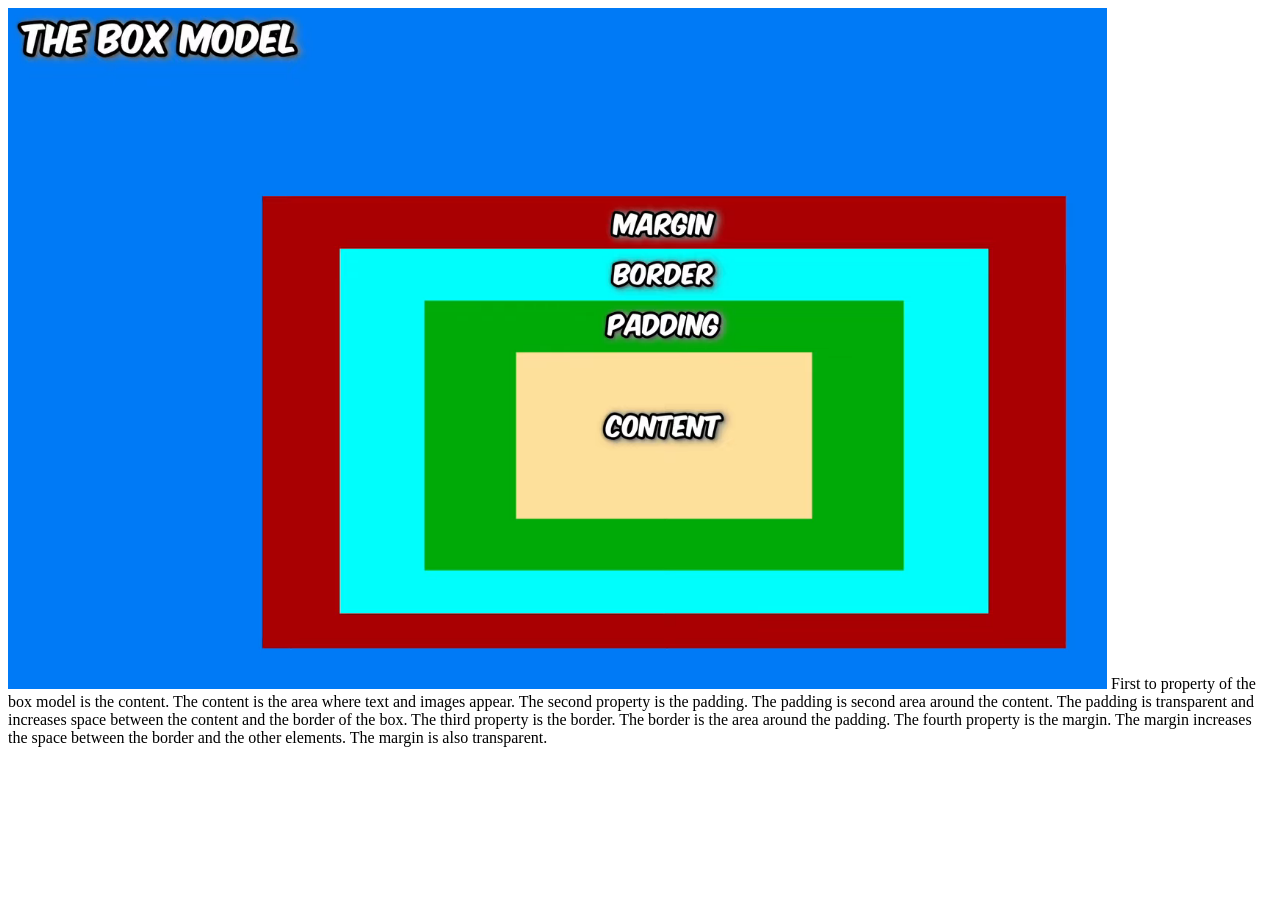
<file: Html/cssLernen.html>
<!DOCTYPE html>
<html lang="en">
<head>
    <meta charset="UTF-8">
    <meta name="viewport" content="width=device-width, initial-scale=1.0">
    <title>CSS Lernen</title>
</head>
<body>
    <img src=".\Google\images\boxModell.PNG" alt="Box Modell">
    First to property of the box model is the content. The content is the area where text and images appear. The second property is the padding.
    The padding is second area around the content. The padding is transparent and increases space between the content and the border of the box.
    The third property is the border. The border is the area around the padding.
    The fourth property is the margin. The margin increases the space between the border and the other elements. The margin is also transparent.
</body>
</html>
</file>
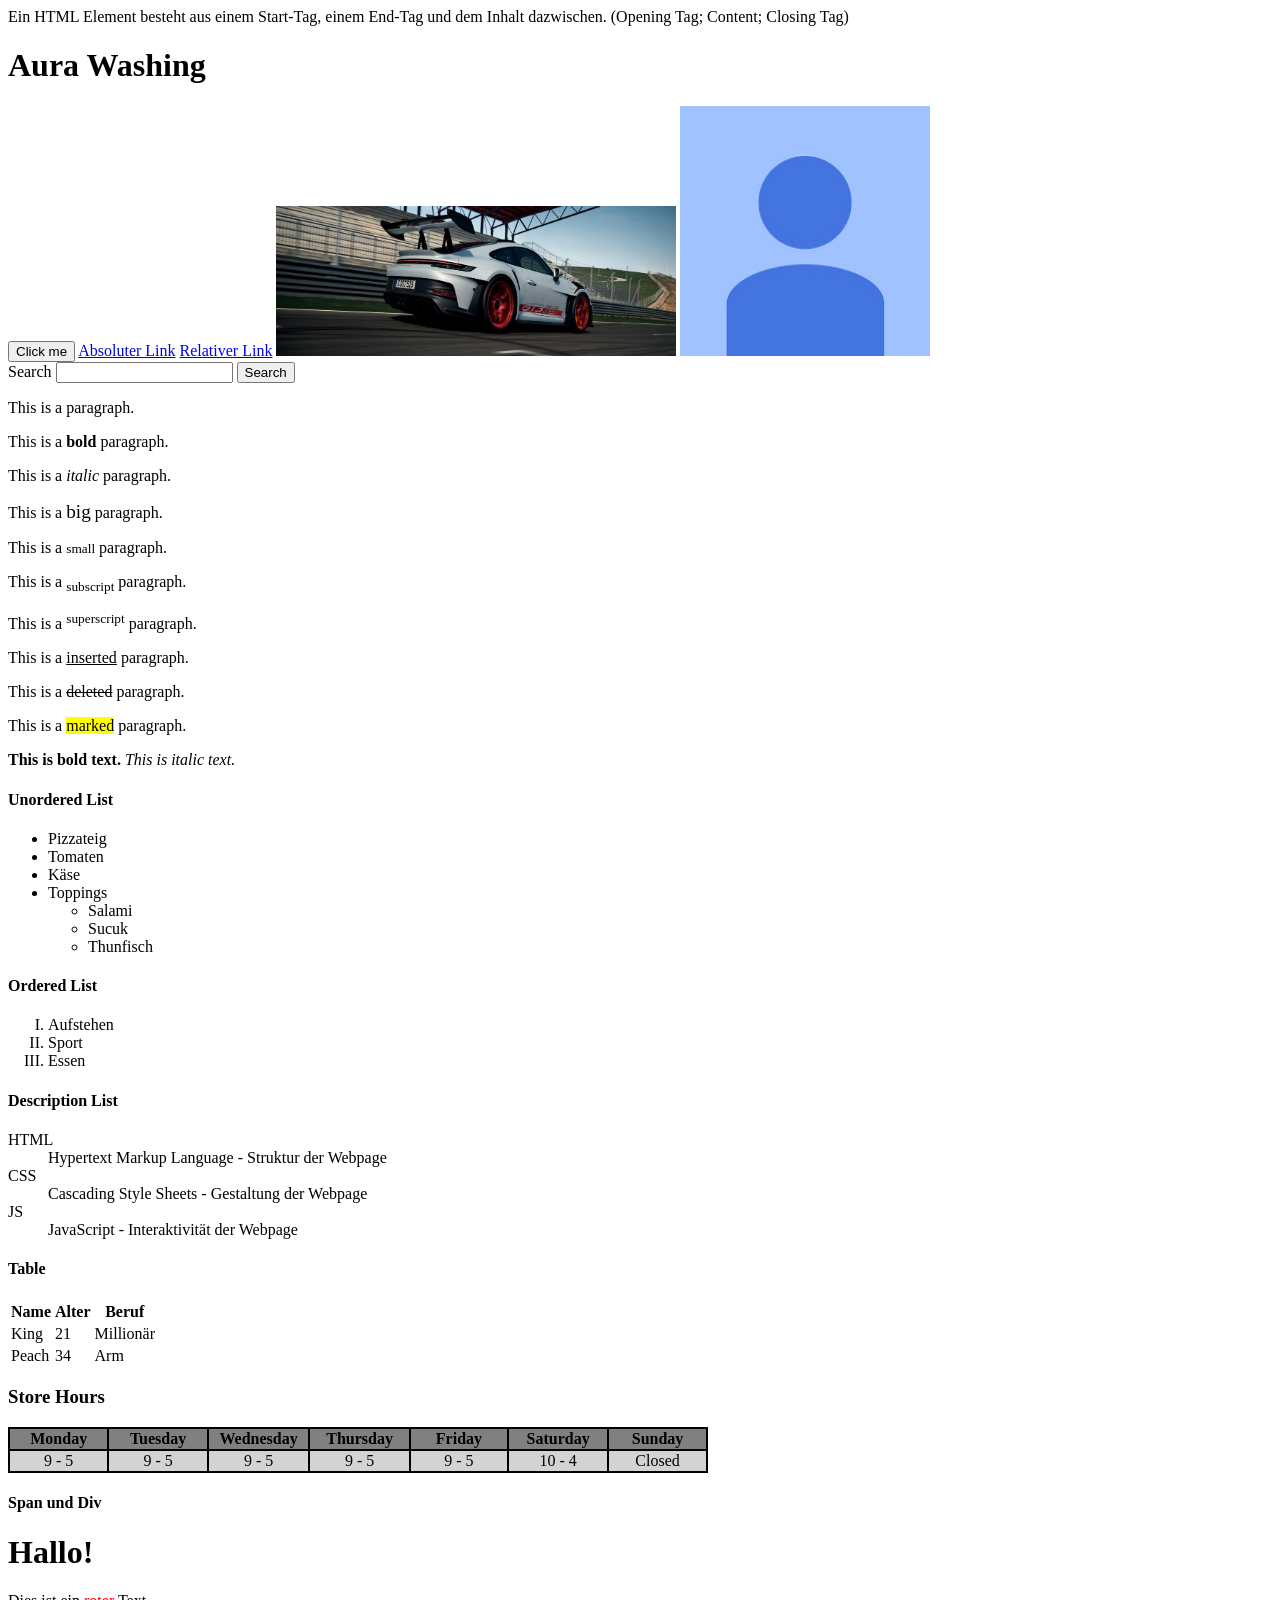
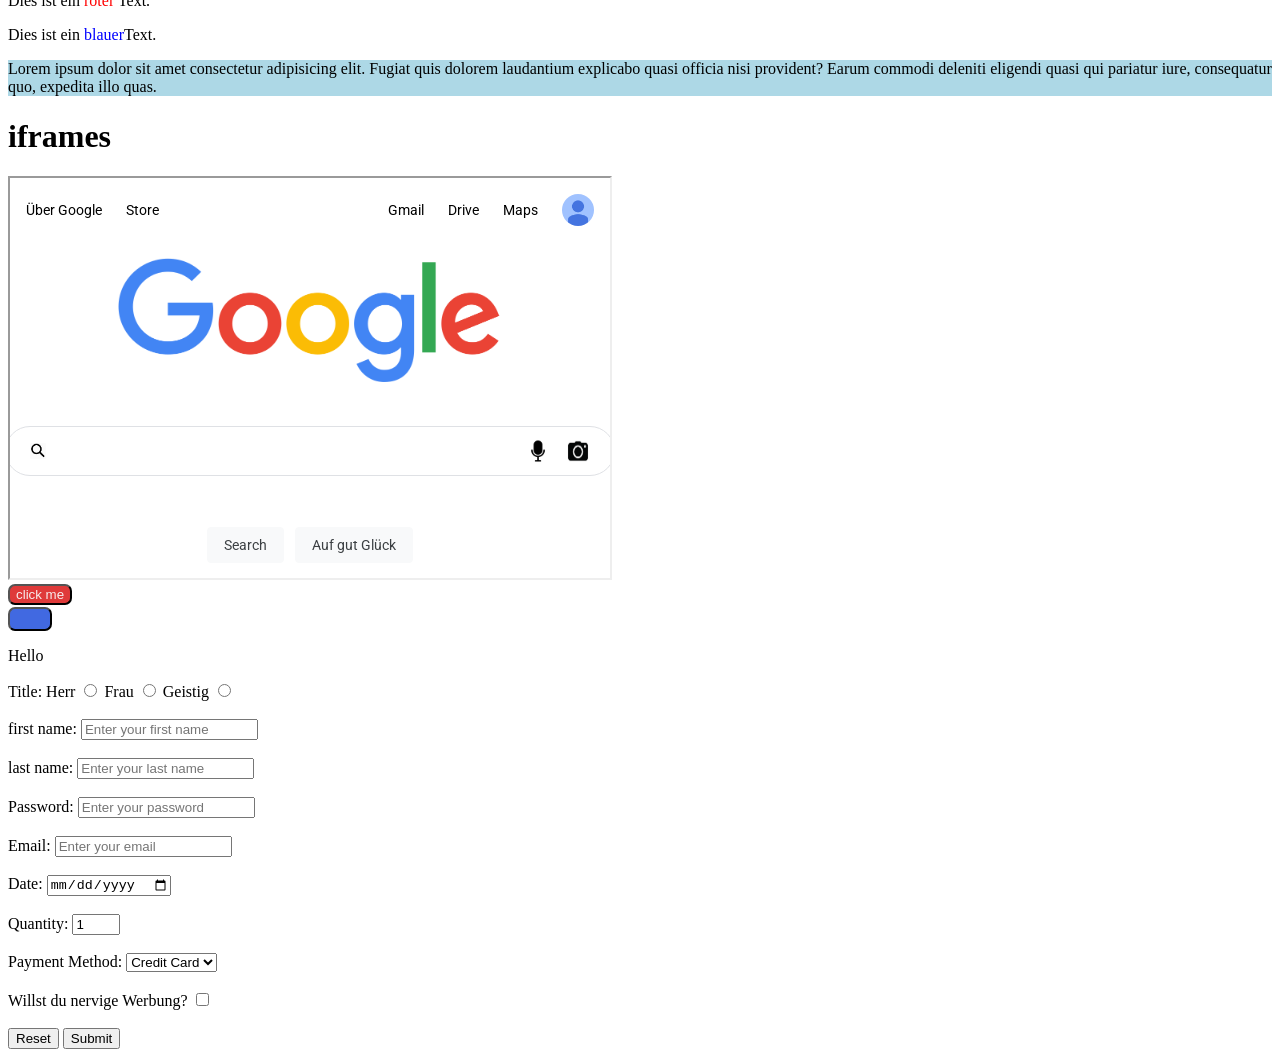
<file: Html/indexLernen.html>
<!DOCTYPE html>
<html lang="en">
<head>
    <!--Meta Tags geben dem Browser Informationen über die Webseite. Immer in den Head-Bereich! -->
        <title>HTML Basics</title>
        <meta charset="UTF-8">
        <meta name="description" content="This is a meta description. It is self closing and does not have a closing tag.">
        <meta name="keywords" content="HTML, CSS, JavaScript">
        <meta name="author" content="King">
        <meta name="viewport" content="width=device-width, initial-scale=1.0">
        <meta http-equiv="refresh" content="90">
</head>
<body>
    Ein HTML Element besteht aus einem Start-Tag, einem End-Tag und dem Inhalt dazwischen.
    (Opening Tag; Content; Closing Tag)
    <h1>Aura Washing</h1> 
    <div>
        <button>Click me</button>
        <a href="https://www.youtube.com/watch?v=vY2xUc4TVmY" target="_blank">Absoluter Link</a>
        <a href="https://github.com/">Relativer Link</a>

        <img src="./images/filters_format(webp).webp" height="150" width="400" alt="Aura">
        <img src="./images/gProfile.jpg" height="250" width="250" alt="Aura">

        <form>
            <label for="search">Search</label>
            <input type="text" name="search" id="search">
            <button type="submit">Search</button>
        </form>
    </div>
    <div>
        <!--HTML text formatting tags-->
        <p>This is a paragraph.</p>
        <p>This is a <b>bold</b> paragraph.</p>
        <p>This is a <i>italic</i> paragraph.</p>
        <p>This is a <big>big</big> paragraph.</p>
        <p>This is a <small>small</small> paragraph.</p>
        <p>This is a <sub>subscript</sub> paragraph.</p>
        <p>This is a <sup>superscript</sup> paragraph.</p>
        <p>This is a <ins>inserted</ins> paragraph.</p>
        <p>This is a <del>deleted</del> paragraph.</p>
        <p>This is a <mark>marked</mark> paragraph.</p>

        <strong>This is bold text.</strong>
        <em>This is italic text.</em>
    </div>

    <div>
        <h4>Unordered List</h4>
        <ul>
            <li>Pizzateig</li>
            <li>Tomaten</li>
            <li>Käse</li>
            <li>Toppings</li>
                <ul>
                    <li>Salami</li>
                    <li>Sucuk</li>
                    <li>Thunfisch</li>
                </ul>
        </ul>

        <h4>Ordered List</h4>
        <ol type="I">
            <li>Aufstehen</li>
            <li>Sport</li>
            <li>Essen</li>
        </ol>

        <h4>Description List</h4>
        <dl>
            <dt>HTML</dt>
            <dd>Hypertext Markup Language - Struktur der Webpage</dd>
            <dt>CSS</dt>
            <dd>Cascading Style Sheets - Gestaltung der Webpage</dd>
            <dt>JS</dt>
            <dd>JavaScript - Interaktivität der Webpage</dd>
        </dl>
    </div>

    <div>
        <h4>Table</h4>
        <table>
            <tr>
                <th>Name</th>
                <th>Alter</th>
                <th>Beruf</th>
            </tr>
            <tr>
                <td>King</td>
                <td>21</td>
                <td>Millionär</td>
            </tr>
            <tr>
                <td>Peach</td>
                <td>34</td>
                <td>Arm</td>
            </tr>
        </table>

        <h3>Store Hours</h3>
        <table bgcolor="black" width="700">
            <tr bgcolor="grey">
                <th width="100">Monday</th>
                <th width="100">Tuesday</th>
                <th width="100">Wednesday</th>
                <th width="100">Thursday</th>
                <th width="100">Friday</th>
                <th width="100">Saturday</th>
                <th width="100">Sunday</th>
            </tr>
            <tr bgcolor="lightgrey" align="center">
                <td>9 - 5</td>
                <td>9 - 5</td>
                <td>9 - 5</td>
                <td>9 - 5</td>
                <td>9 - 5</td>
                <td>10 - 4</td>
                <td>Closed</td>
            </tr>
        </table>
    </div>

    <div>
        <!--span = adds markup to text-->
        <!--div = defines a division or section in an HTML document-->
        <h4>Span und Div</h4>
        <h1>Hallo!</h1>
        <p>Dies ist ein <span style="color: red;">roter</span> Text.</p>
        <p>Dies ist ein <span style="color: blue;">blauer</span >Text.</p>

        <div style="background-color: lightblue;">
        <p> Lorem ipsum dolor sit amet consectetur adipisicing elit. Fugiat quis dolorem laudantium explicabo quasi officia nisi provident? Earum commodi deleniti eligendi quasi qui pariatur iure, consequatur quo, expedita illo quas.</p>
        </div>
    </div>

    <div>
        <!-- iframe = Einbindung einer anderen Resource in eine HTML-Seite -->
         <h1>iframes</h1>
         <iframe src="./Google/index.html" width="600" height="400"></iframe>
    </div>

    <!-- Button -->
    <div>
        <a href="https://youtube.com" target="_blank">
        <button style="background-color: rgb(223, 58, 58); color: rgb(247, 237, 237); border-radius: 7px;">click me</button>
        </a>
    </div>

    <!-- JavaScript in einer HTML-Seite -->
    <div>
        <button onclick="doSomething()" style="background-color: royalblue; color: white; padding: 10px 20px; border-radius: 7px;">
        </button>
        <p id="test">Hello</p>

        <script>
            function doSomething() {
                document.getElementById("test").innerHTML = "Button clicked!";
            }
        </script>
    </div>

    <!-- Formular-->
    <div>
        <form action="action_page.php" method="post">

            <div>
                <label for="title">Title:</label>

                <label for="Mr.">Herr</label>
                <input type="radio" id="Mr." name="title" value="Herr.">

                <label for="Mrs.">Frau</label>
                <input type="radio" id="Mrs." name="title" value="Frau.">

                <label for="Dr.">Geistig</label>
                <input type="radio" id="Dr." name="title" value="Geistiger">
            </div>

            <br>

            <div>
                <label for="fName">first name:</label>
                <input type="text" id="fName" name="fName" placeholder="Enter your first name" required>
            </div>

            <!-- line break-->
            <br>

            <div>
                <label for="lName">last name:</label>
                <input type="text" id="lName" name="lName" placeholder="Enter your last name">
            </div>

            <br>

            <div>
                <label for="pass">Password:</label>
                <input type="password" id="pass" name="pass" minlength="4" maxlength="12" placeholder="Enter your password" required>
            </div>

            <br>

            <div>
                <label for="mail">Email:</label>
                <input type="email" id="mail" name="mail" placeholder="Enter your email" required>
            </div>

            <br>

            <div>
                <label for="date">Date:</label>
                <input type="date" id="date" name="date" required>
            </div>

            <br>

            <div>
                <label for="quantity">Quantity:</label>
                <input type="number" id="quantity" name="quantity" min="0" max="99" value="1" required>
            </div>

            <br>

            <div>
                <label for="payment">Payment Method:</label>
                <select id="payment" name="payment" required>
                    <option value="credit">Credit Card</option>
                    <option value="debit">Debit Card</option>
                    <option value="paypal">PayPal</option>
                </select>
            </div>

            <br>

            <div>
                <label for="sucscribe">Willst du nervige Werbung?</label>
                <input type="checkbox" id="sucscribe" name="Sucscribe">
            </div>

            <br>

            <div>
                <input type="reset">
                <input type="submit">
            </div>

        </form>

</body>
</html>
</file>
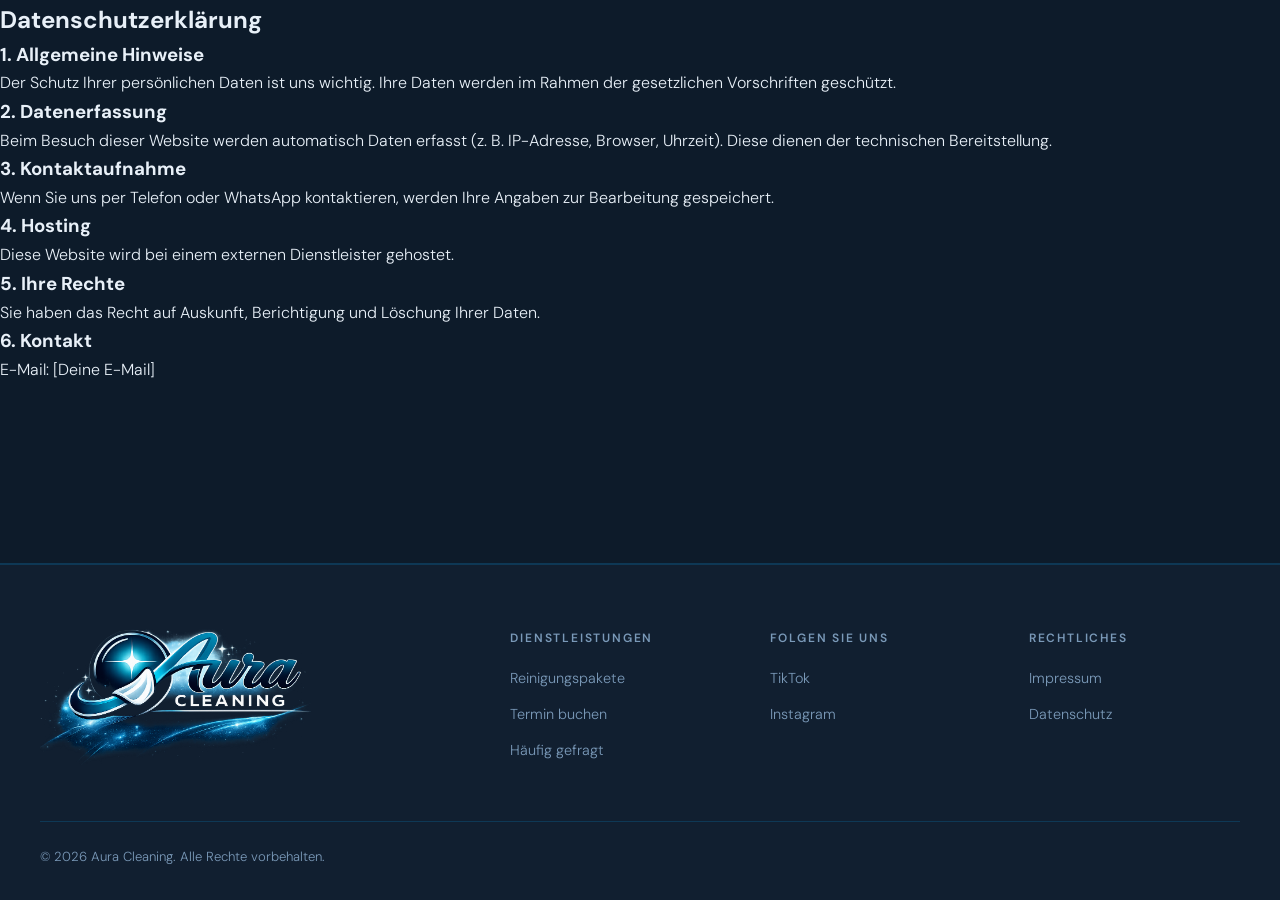
<file: projects/AuraCleaning/datenschutz.html>
<!DOCTYPE html>
<html lang="de">

<head>
  <meta charset="UTF-8">
  <meta name="viewport" content="width=device-width, initial-scale=1.0">
  <title>Aura Cleaning - Datenschutz</title>
  <link rel="stylesheet" href="styles.css">
  <link href="https://fonts.googleapis.com/css2?family=Bebas+Neue&family=DM+Sans:wght@300;400;500;600&display=swap"
    rel="stylesheet" />
</head>

<body class="legal-layout">

  <section class="legal-page">
    <div class="legal-container">
      <h1>Datenschutzerklärung</h1>

      <h3>1. Allgemeine Hinweise</h3>
      <p>
        Der Schutz Ihrer persönlichen Daten ist uns wichtig. Ihre Daten werden im
        Rahmen der gesetzlichen Vorschriften geschützt.
      </p>

      <h3>2. Datenerfassung</h3>
      <p>
        Beim Besuch dieser Website werden automatisch Daten erfasst (z. B.
        IP-Adresse, Browser, Uhrzeit). Diese dienen der technischen Bereitstellung.
      </p>

      <h3>3. Kontaktaufnahme</h3>
      <p>
        Wenn Sie uns per Telefon oder WhatsApp kontaktieren, werden Ihre Angaben
        zur Bearbeitung gespeichert.
      </p>

      <h3>4. Hosting</h3>
      <p>
        Diese Website wird bei einem externen Dienstleister gehostet.
      </p>

      <h3>5. Ihre Rechte</h3>
      <p>
        Sie haben das Recht auf Auskunft, Berichtigung und Löschung Ihrer Daten.
      </p>

      <h3>6. Kontakt</h3>
      <p>
        E-Mail: [Deine E-Mail]
      </p>

    </div>
  </section>

  <!-- ───────────── FOOTER ───────────── -->
  <footer class="footer">
    <div class="footer-content">

      <div class="footer-logo">
        <a href="index.html" class="nav-logo" aria-label="Zur Startseite">
          <img src="images/auraFinalLogo.png" alt="Aura-logo" class="footer-logo-image">
        </a>
      </div>

      <div class="footer-column">
        <h4>Dienstleistungen</h4>
        <ul>
          <li><a href="index.html#pakete">Reinigungspakete</a></li>
          <li><a href="#kontaktLinks">Termin buchen</a></li>
          <li><a href="index.html#faq">Häufig gefragt</a></li>
        </ul>
      </div>

      <div class="footer-column">
        <h4>Folgen Sie uns</h4>
        <ul>
          <li><a href="https://www.tiktok.com/" target="_blank" rel="noopener noreferrer">TikTok</a>
          </li>
          <li><a href="https://www.instagram.com/" target="_blank"
              rel="noopener noreferrer">Instagram</a></li>
        </ul>
      </div>

      <div class="footer-column">
        <h4>Rechtliches</h4>
        <ul>
          <li><a href="impressum.html">Impressum</a>
          </li>
          <li><a href="datenschutz.html">Datenschutz</a>
          </li>
        </ul>
      </div>


    </div>
    <div class="footer-bottom">
      <p>&copy; 2026 Aura Cleaning. Alle Rechte vorbehalten.</p>
    </div>

  </footer>

</body>

</html>
</file>
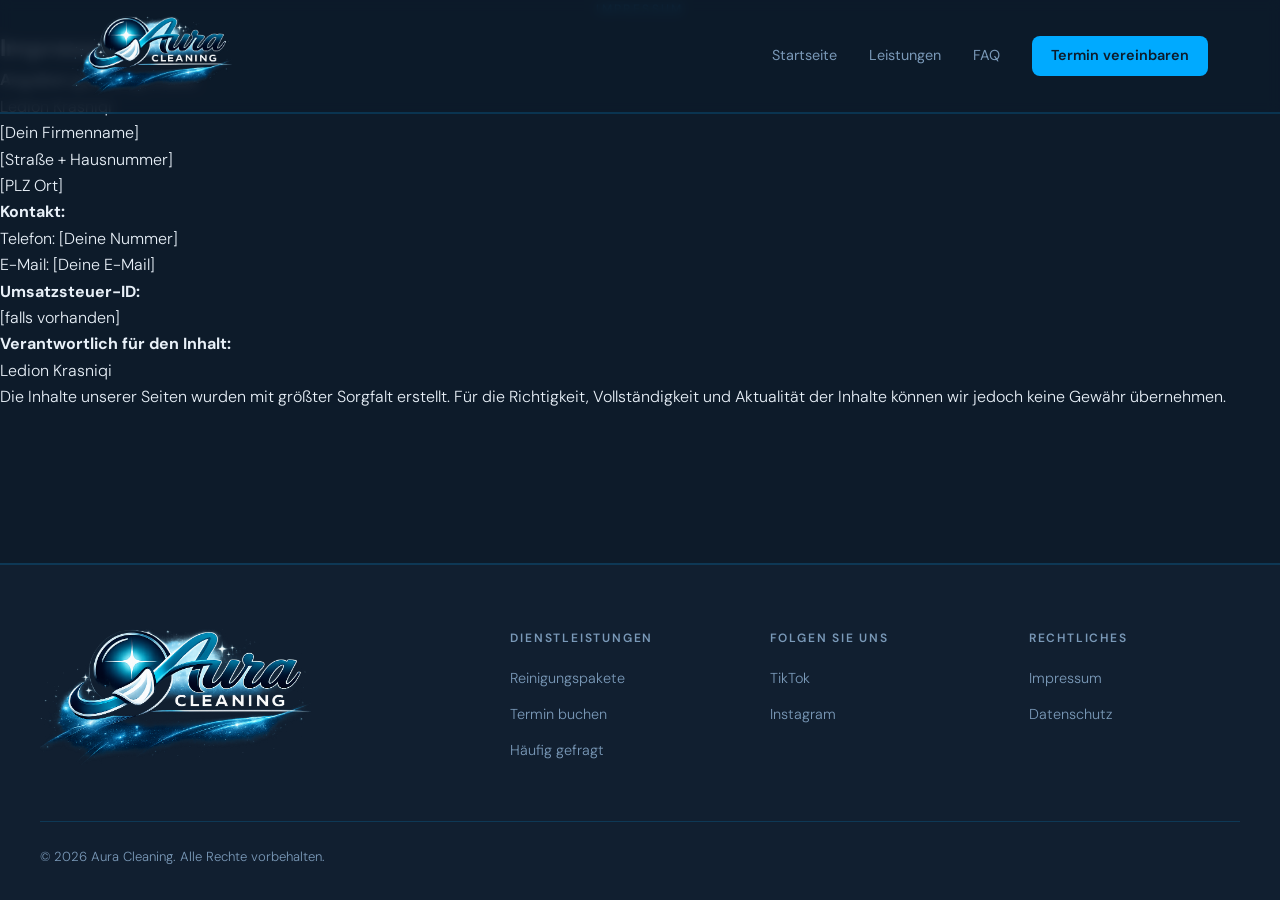
<file: projects/AuraCleaning/impressum.html>
<!DOCTYPE html>
<html lang="de">

<head>
    <meta charset="UTF-8">
    <meta name="viewport" content="width=device-width, initial-scale=1.0">
    <title>Aura Cleaning - Impressum</title>
    <link rel="stylesheet" href="styles.css">
    <link href="https://fonts.googleapis.com/css2?family=Bebas+Neue&family=DM+Sans:wght@300;400;500;600&display=swap"
        rel="stylesheet" />
</head>

<body class="legal-layout">
    <!-- ───────────── NAVIGATION ───────────── -->
    <header class="nav">
        <div class="nav-inner">
            <a href="index.html" class="nav-logo" aria-label="Zur Startseite">
                <img src="images/auraFinalLogo.png" alt="Aura-logo" class="nav-logo-image">
            </a>
            <div class="nav-menu">
                <input type="checkbox" id="nav-toggle" class="nav-toggle-checkbox"
                    aria-label="Navigation öffnen oder schließen">
                <label for="nav-toggle" class="nav-toggle">
                    <span class="nav-toggle-text">Menü</span>
                    <span class="nav-toggle-icon" aria-hidden="true"></span>
                </label>
                <nav class="nav-links" aria-label="Hauptnavigation">
                    <a href="index.html">Startseite</a>
                    <a href="index.html#pakete">Leistungen</a>
                    <a href="index.html#faq">FAQ</a>
                    <!-- CTA = Call to Action -->
                    <a href="index.html#kontaktLinks" class="nav-cta">Termin vereinbaren</a>
                </nav>
            </div>
        </div>
    </header>


    <!-- ───────────── Impressum ───────────── -->
    <section class="impressum" id="imp">
        <div class="section-label">Impressum</div>
            <h1>Impressum</h1>

            <p><strong>Angaben gemäß § 5 DDG</strong></p>

            <p>
                Ledion Krasniqi<br>
                [Dein Firmenname]<br>
                [Straße + Hausnummer]<br>
                [PLZ Ort]
            </p>

            <p>
                <strong>Kontakt:</strong><br>
                Telefon: [Deine Nummer]<br>
                E-Mail: [Deine E-Mail]
            </p>

            <p>
                <strong>Umsatzsteuer-ID:</strong><br>
                [falls vorhanden]
            </p>

            <p>
                <strong>Verantwortlich für den Inhalt:</strong><br>
                Ledion Krasniqi
            </p>

            <p class="legal-note">
                Die Inhalte unserer Seiten wurden mit größter Sorgfalt erstellt. Für die
                Richtigkeit, Vollständigkeit und Aktualität der Inhalte können wir jedoch
                keine Gewähr übernehmen.
            </p>

        </div>
    </section>




    <!-- ───────────── FOOTER ───────────── -->
    <footer class="footer">
        <div class="footer-content">

            <div class="footer-logo">
                <a href="index.html" class="nav-logo" aria-label="Zur Startseite">
                    <img src="images/auraFinalLogo.png" alt="Aura-logo" class="footer-logo-image">
                </a>
            </div>

            <div class="footer-column">
                <h4>Dienstleistungen</h4>
                <ul>
                    <li><a href="index.html#pakete">Reinigungspakete</a></li>
                    <li><a href="#kontaktLinks">Termin buchen</a></li>
                    <li><a href="index.html#faq">Häufig gefragt</a></li>
                </ul>
            </div>

            <div class="footer-column">
                <h4>Folgen Sie uns</h4>
                <ul>
                    <li><a href="https://www.tiktok.com/" target="_blank"
                            rel="noopener noreferrer">TikTok</a>
                    </li>
                    <li><a href="https://www.instagram.com/" target="_blank"
                            rel="noopener noreferrer">Instagram</a></li>
                </ul>
            </div>

            <div class="footer-column">
                <h4>Rechtliches</h4>
                <ul>
                    <li><a href="impressum.html">Impressum</a>
                    </li>
                    <li><a href="datenschutz.html">Datenschutz</a>
                    </li>
                </ul>
            </div>


        </div>
        <div class="footer-bottom">
            <p>&copy; 2026 Aura Cleaning. Alle Rechte vorbehalten.</p>
        </div>

    </footer>
</body>

</html>
</file>
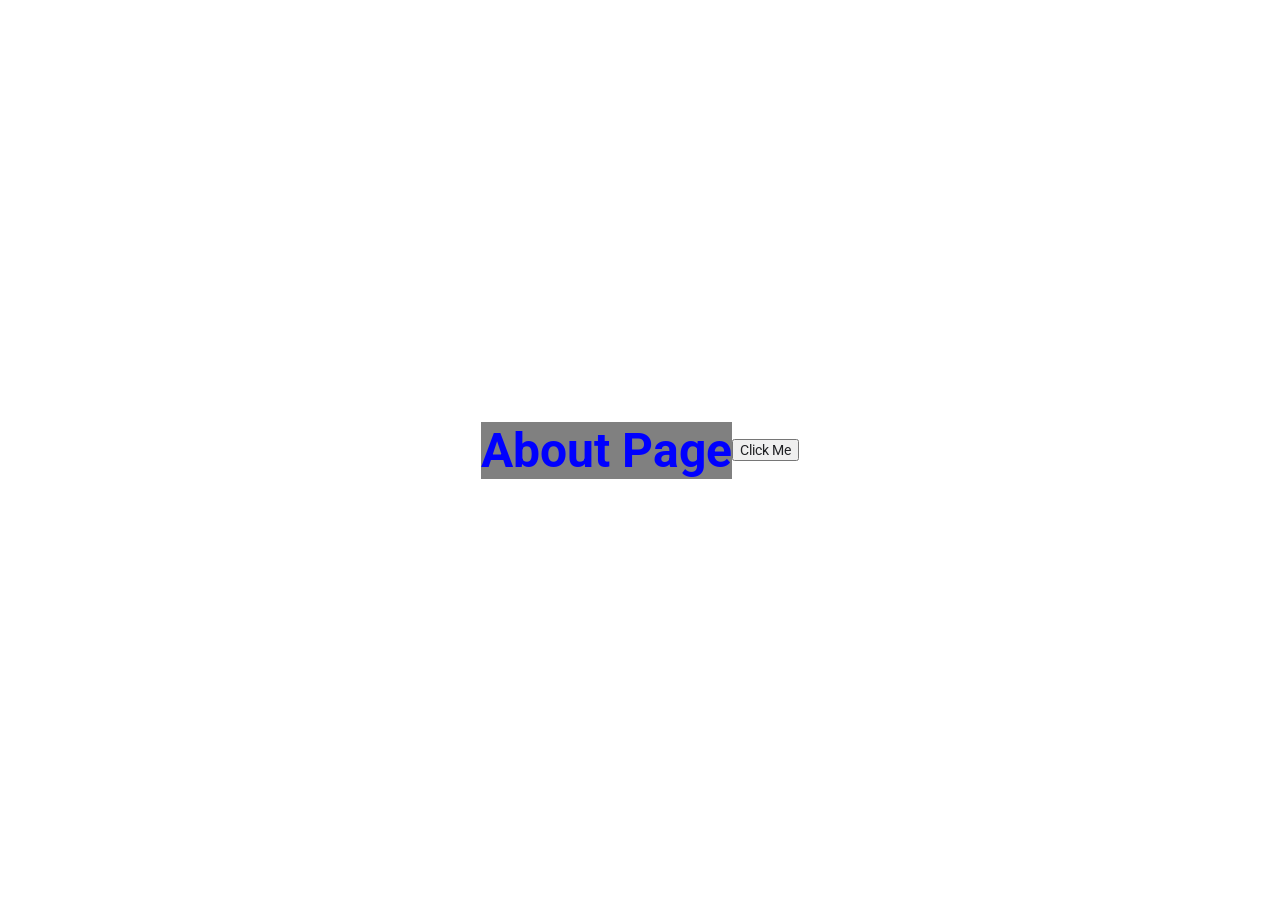
<file: Html/Google/pages/about.html>
<!DOCTYPE html>
<html lang="en">
<head>
    <meta charset="UTF-8">
    <meta name="viewport" content="width=device-width, initial-scale=1.0">
    <title>css tutorial</title>
    <link rel="stylesheet" href="../styles.css">
</head>
<body>
    <div class="centered-div">
        <h1 class="test">About Page</h1>
        <button>Click Me</button>
    </div>
</body>
</html>
</file>
<file: AuraCleaning/styles.css>
/* -------- Variablen -------- */
/* - "--" steht für "Custom Property" */
:root {
    --bg: #0d1b2a;
    --bg-2: #111f30;
    --bg-3: #0a1520;
    --surface: #162234;
    --border: rgba(0, 170, 255, 0.18);
    --accent: #00aaff;
    --accent-2: #0077cc;
    --text: #e8f0f8;
    --text-muted: #7a99b8;
    --white: #ffffff;
    --font-disp: 'Bebas Neue', sans-serif;
    --font-body: 'DM Sans', sans-serif;
    --radius: 10px;
    --transition: 0.25s ease;
}



/* -------- Reset -------- */
/* entfernt browserinterne Standardformatierungen für einheitliche Darstellung */
*,
*::before,
*::after {
    box-sizing: border-box;
    margin: 0;
    padding: 0;
}

/* Smooth Scroll bei Anchor-Links */
html {
    scroll-behavior: smooth;
}

body {
    font-family: var(--font-body);
    background-color: var(--bg);
    color: var(--text);
    font-weight: 300;
    line-height: 1.65;
    -webkit-font-smoothing: antialiased;
}

/* Links sehen normal aus */
a {
    color: inherit;
    text-decoration: none;
}

/* Listen ohne Aufzählungszeichen */
ul {
    list-style: none;
}



/* -------- Shared Helpers -------- */
.section-label {
    font-family: var(--font-body);
    font-size: 0.75rem;
    font-weight: 500;
    letter-spacing: 0.2em;
    text-transform: uppercase;
    color: var(--accent);
    text-align: center;
    margin-bottom: 0.5rem;
}

.section-title {
    font-family: var(--font-disp);
    font-size: clamp(2rem, 5vw, 3.5rem);
    letter-spacing: 0.03em;
    text-align: center;
    color: var(--white);
    line-height: 1.1;
}

.section-sub {
    text-align: center;
    color: var(--text-muted);
    margin-top: 0.5rem;
    font-size: 0.95rem;
}

/* ─── Buttons ─── */
.btn {
    display: inline-flex;
    align-items: center;
    gap: 0.5rem;
    padding: 0.75rem 1.75rem;
    border-radius: var(--radius);
    font-family: var(--font-body);
    font-size: 0.9rem;
    font-weight: 500;
    cursor: pointer;
    transition: all var(--transition);
    border: 2px solid transparent;
}

.btn--primary {
    background: var(--accent);
    color: var(--bg);
    border-color: var(--accent);
}

.btn--primary:hover {
    background: #33bbff;
    border-color: #33bbff;
    transform: translateY(-2px);
    box-shadow: 0 8px 24px rgba(0, 170, 255, 0.3);
}

.btn--outline {
    background: transparent;
    color: var(--accent);
    border-color: var(--accent);
}

.btn--outline:hover {
    background: rgba(0, 170, 255, 0.1);
    transform: translateY(-2px);
}

.btn--light {
    background: rgba(255, 255, 255, 0.12);
    color: var(--white);
    border-color: rgba(255, 255, 255, 0.3);
    backdrop-filter: blur(8px);
}

.btn--light:hover {
    background: rgba(255, 255, 255, 0.22);
    transform: translateY(-2px);
}

/* Logo */
.nav-logo {
    display: inline-block;
    /* verhindert unnötig große Fläche */
    padding: 0;
    /* entfernt extra Klickbereich */
    margin: 0;
}

.nav-logo-image {
    height: 5rem;
    width: auto;
    display: block;
    margin: 0;
    padding: 0;
}

/* ─── Navigation ─── */
.nav {
    position: fixed;
    top: 0;
    left: 0;
    right: 0;
    z-index: 100;
    background: rgba(13, 27, 42, 0.85);
    backdrop-filter: blur(0.35rem);
    border-bottom: 0.125rem solid var(--border);
}

.nav-inner {
    max-width: 75rem;
    margin: 0 auto;
    padding: 1rem 2rem;
    display: flex;
    align-items: center;
    justify-content: space-between;
}



/* Navigation - Dropdown Menü */
.nav-menu {
    position: relative;
}

.nav-toggle-checkbox {
    position: absolute;
    opacity: 0;
    pointer-events: none;
}

.nav-toggle {
    display: none;
    align-items: center;
    gap: 0.75rem;
    list-style: none;
    cursor: pointer;
    user-select: none;
    color: var(--white);
    padding: 0.65rem 0.9rem;
    border: 1px solid var(--border);
    border-radius: 0.6rem;
    background: rgba(255, 255, 255, 0.04);
}

.nav-toggle-icon {
    width: 1.1rem;
    height: 0.8rem;
    display: inline-block;
    position: relative;
}

.nav-toggle-icon::before,
.nav-toggle-icon::after {
    content: "";
    position: absolute;
    left: 0;
    width: 100%;
    height: 2px;
    background: currentColor;
    border-radius: 999px;
    transition: transform var(--transition), top var(--transition), bottom var(--transition), opacity var(--transition);
}

.nav-toggle-icon::before {
    top: 0;
}

.nav-toggle-icon::after {
    bottom: 0;
}

.nav-toggle-checkbox:checked+.nav-toggle .nav-toggle-icon::before {
    top: 50%;
    transform: translateY(-50%) rotate(45deg);
}

.nav-toggle-checkbox:checked+.nav-toggle .nav-toggle-icon::after {
    bottom: auto;
    top: 50%;
    transform: translateY(-50%) rotate(-45deg);
}

.nav-links {
    display: flex;
    align-items: center;
    gap: 2rem;
}

.nav-links a {
    font-size: 0.9rem;
    font-weight: 400;
    color: var(--text-muted);
    transition: color var(--transition);
}

.nav-links a:hover {
    color: var(--white);
}

/* Call-to-Action Button in der Navigation */
/* !important überschreibt andere Styles */
.nav-cta {
    background: var(--accent) !important;
    color: var(--bg) !important;
    padding: 0.5rem 1.2rem;
    border-radius: 0.5rem;
    font-weight: 600 !important;
}

.nav-cta:hover {
    background: #33bbff !important;
    transform: translateY(-1px);
}



/* ─── Hero ─── */
.hero {
    position: relative;
    min-height: 100vh;
    display: flex;
    align-items: center;
    overflow: hidden;
    padding-top: 80px;
    background: radial-gradient(ellipse 80% 60% at 60% 50%, rgba(0, 120, 220, 0.15) 0%, transparent 70%),
        linear-gradient(160deg, #0a1520 0%, #0d1b2a 60%, #0a1520 100%);
}

/* z-Index steuert die Tiefe/Layout */
.hero-content {
    position: relative;
    z-index: 2;
    max-width: 75rem;
    margin: 0 auto;
    padding: 4rem 2rem;
    width: 100%;
}

.hero-label {
    font-size: 0.75rem;
    font-weight: 500;
    letter-spacing: 0.25em;
    text-transform: uppercase;
    color: var(--accent);
    margin-bottom: 1rem;
}

.hero-title {
    font-family: var(--font-disp);
    font-size: clamp(3rem, 8vw, 6.5rem);
    letter-spacing: 0.02em;
    line-height: 1;
    color: var(--white);
    margin-bottom: 1.5rem;
    max-width: 700px;
    animation: fadeUp 0.8s ease both;
}

.hero-sub {
    max-width: 520px;
    color: var(--text-muted);
    font-size: 1rem;
    line-height: 1.7;
    margin-bottom: 2rem;
    animation: fadeUp 0.8s 0.15s ease both;
}

.hero-content .btn {
    animation: fadeUp 0.8s 0.3s ease both;
}


/* Kontakt Section */
.kontakt-links {
    margin-top: 2rem;
    display: grid;
    grid-template-columns: repeat(3, minmax(0, 1fr));
    gap: 2rem;
    max-width: 75rem;
    margin: 0 auto;
}

.kontakt-link-card {
    background: rgba(255, 255, 255, 0.05);
    border: 1px solid var(--border);
    border-radius: 0.9rem;
    padding: 1rem 1.1rem;
    display: flex;
    flex-direction: column;
    gap: 0.25rem;
    transition: transform var(--transition), border-color var(--transition), background var(--transition);
}

.kontakt-link-card:hover {
    transform: translateY(-2px);
    border-color: rgba(0, 170, 255, 0.45);
    background: rgba(0, 170, 255, 0.08);
}

.kontakt-link-label {
    font-size: 0.72rem;
    letter-spacing: 0.12em;
    text-transform: uppercase;
    color: var(--accent);
    font-weight: 600;
}

.kontakt-link-card strong {
    color: var(--white);
    font-size: 1rem;
    font-weight: 600;
}

.kontakt-link-card span {
    color: var(--text-muted);
    font-size: 0.9rem;
}

/* Animationen */
@keyframes fadeUp {
    from {
        opacity: 0;
        transform: translateY(24px);
    }

    to {
        opacity: 1;
        transform: translateY(0);
    }
}

/* ─── Pakete ─── */
.pakete {
    padding: 7rem 2rem;
    max-width: 75rem;
    margin: 0 auto;
}

.pakete .section-sub {
    margin-bottom: 2.5rem;
}

.pakete-grid {
    display: grid;
    grid-template-columns: repeat(auto-fit, minmax(16rem, 1fr));
    gap: 1.5rem;
}

.paket {
    background: var(--surface);
    border: 1px solid var(--border);
    border-radius: 16px;
    padding: 2rem;
    display: flex;
    flex-direction: column;
    gap: 1.25rem;
    position: relative;
    transition: transform var(--transition), box-shadow var(--transition);
}

.paket:hover {
    transform: translateY(-6px);
    box-shadow: 0 20px 48px rgba(0, 0, 0, 0.3);
}

.paket--beliebt {
    border-color: var(--accent);
    background: linear-gradient(145deg, #162234, #0f1e30);
    box-shadow: 0 0 40px rgba(0, 170, 255, 0.12);
}


/* Schauen ob nötig */
.paket-badge {
    position: absolute;
    top: -12px;
    left: 50%;
    transform: translateX(-50%);
    background: var(--accent);
    color: var(--bg);
    font-size: 0.7rem;
    font-weight: 700;
    letter-spacing: 0.15em;
    text-transform: uppercase;
    padding: 0.25rem 1rem;
    border-radius: 20px;
}

.paket-header {
    border-bottom: 1px solid var(--border);
    padding-bottom: 1rem;
}

.paket-num {
    font-size: 0.72rem;
    font-weight: 500;
    letter-spacing: 0.15em;
    text-transform: uppercase;
    color: var(--accent);
}

.paket-name {
    font-family: var(--font-disp);
    font-size: 2rem;
    letter-spacing: 0.05em;
    color: var(--white);
    margin-top: 0.2rem;
}

.paket-list {
    flex: 1;
    display: flex;
    flex-direction: column;
    gap: 0.5rem;
    font-size: 0.9rem;
    color: var(--text-muted);
}

/* Pfeil statt Punkt */
.paket-list li::before {
    content: '→ ';
    color: var(--accent);
    font-size: 1em;
}

/* strong markierte Wörter dick */
.paket-list strong {
    color: var(--text);
}

/* em markierte Wörter kursiv */
.paket-list em {
    font-size: 0.82rem;
    opacity: 0.7;
    font-style: normal;
}

/* Der Preis */
.paket-price {
    font-family: var(--font-disp);
    font-size: 3.5rem;
    letter-spacing: 0.02em;
    color: var(--white);
    line-height: 1;
}

/* klein neben dem Preis */
.paket-price span {
    font-size: 1.5rem;
    color: var(--accent);
}




/* ─── FAQ ─── */
.faq {
    background: var(--bg-3);
    padding: 7rem 2rem;
}

.faq .section-title,
.faq .section-sub {
    margin-bottom: 0;
}

.faq-list {
    max-width: 50rem;
    margin: 3rem auto 0;
    display: flex;
    flex-direction: column;
    gap: 1rem;
}

.faq-item {
    background: var(--surface);
    border: 0.11rem solid var(--border);
    border-radius: var(--radius);
    overflow: hidden;
    transition: border-color var(--transition);
}

.faq-item[open][open] {
    border-color: var(--accent);
}

.faq-question {
    display: flex;
    justify-content: space-between;
    align-items: center;
    padding: 1.2rem 1.5rem;
    cursor: pointer;
    list-style: none;
    font-weight: 500;
    color: var(--white);
    font-size: 1.125rem;
    transition: color var(--transition);
    user-select: none;
}

.faq-question:hover {
    color: var(--accent);
}

.faq-icon {
    font-size: 1.4rem;
    color: var(--accent);
    transition: transform var(--transition);
    flex-shrink: 0;
    margin-left: 1rem;
}

.faq-item[open] .faq-icon {
    transform: rotate(45deg);
}

.faq-answer {
    padding: 0 1.5rem 1.2rem;
    color: var(--text-muted);
    font-size: 1rem;
    line-height: 1.7;
}

.faq-contact {
    max-width: 40rem;
    margin: 3rem auto 0;
    background: var(--surface);
    border: 1px solid var(--border);
    border-radius: 16px;
    padding: 2.5rem;
    text-align: center;
}

.faq-contact h3 {
    font-family: var(--font-disp);
    font-size: 2rem;
    letter-spacing: 0.04em;
    color: var(--white);
    margin-bottom: 0.5rem;
}

.faq-contact p {
    color: var(--text-muted);
    padding: 1.5rem;
    margin-bottom: 1.5rem;
    font-size: 0.95rem;
}

/* ─── Footer ─── */
.footer {
    background: var(--bg-2);
    border-top: 0.125rem solid var(--border);
    padding: 4rem 2rem 2rem;
}

.footer-content {
    left: 100%;
    max-width: 75rem;
    margin: 0 auto;
    display: grid;
    grid-template-columns: 2fr 1fr 1fr 1fr;
    gap: 3rem;
    padding-bottom: 3rem;
    border-bottom: 1px solid var(--border);
}

.footer-column h4 {
    font-family: var(--font-body);
    font-size: 0.75rem;
    font-weight: 600;
    letter-spacing: 0.15em;
    text-transform: uppercase;
    color: var(--text-muted);
    margin-bottom: 1rem;
}

.footer-column ul {
    display: flex;
    flex-direction: column;
    gap: 0.6rem;
}

.footer-column ul a {
    font-size: 0.9rem;
    color: var(--text-muted);
    transition: color var(--transition);
}

.footer-column ul a:hover {
    color: var(--accent);
}

.footer-logo-image {
    height: 8.5rem;
    width: auto;
    display: block;
    margin: 0;
    padding: 0;
}

.footer-bottom {
    max-width: 75rem;
    margin: 1.5rem auto 0;
    display: flex;
    justify-content: space-between;
    align-items: center;
    flex-wrap: wrap;
    gap: 1rem;
}

.footer-bottom p {
    font-size: 0.82rem;
    color: var(--text-muted);
}

/* ─── Responsive ─── */
@media (max-width: 1024px) {
    .pakete-grid {
        grid-template-columns: 1fr;
        max-width: 460px;
        margin-left: auto;
        margin-right: auto;
    }

    .footer-content {
        grid-template-columns: 1fr 1fr;
    }
}

@media (max-width: 768px) {
    .nav-menu {
        margin-left: auto;
    }

    .nav-toggle {
        display: inline-flex;
    }

    .nav-links {
        display: none;
        position: absolute;
        top: calc(100% + 0.75rem);
        right: 0;
        flex-direction: column;
        align-items: stretch;
        gap: 0;
        min-width: min(18rem, calc(100vw - 2rem));
        padding: 0.75rem;
        border: 1px solid var(--border);
        border-radius: 0.9rem;
        background: rgba(13, 27, 42, 0.98);
        box-shadow: 0 20px 40px rgba(0, 0, 0, 0.28);
    }

    .nav-toggle-checkbox:checked~.nav-links {
        display: flex;
    }

    .nav-links a {
        padding: 0.8rem 0.9rem;
        border-radius: 0.55rem;
    }

    .nav-links a:hover {
        background: rgba(255, 255, 255, 0.05);
    }

    .hero-title {
        font-size: clamp(2.5rem, 12vw, 4rem);
    }

    /* kontakt.html */
    .kontakt-links {
        grid-template-columns: 1fr;
    }

    .footer-content {
        grid-template-columns: 1fr;
        gap: 2rem;
    }

    .footer-bottom {
        flex-direction: column;
        align-items: flex-start;
    }
}

@media (max-width: 480px) {

    .pakete,
    .faq {
        padding: 4rem 1.25rem;
    }

    .pakete .section-sub {
        margin-bottom: 2rem;
    }

    .paket {
        padding: 1.5rem;
    }
}
</file>
<file: Html/Google/styles.css>
@import url('https://fonts.googleapis.com/css2?family=Roboto:ital,wght@0,100..900;1,100..900&display=swap');

/* Üben */
.test {
    color: blue;
    background-color: grey;
    font-family: 'Roboto', sans-serif;
    font-size: 48px;
}

.centered-div {
    height: 100vh;
    display: flex;
    justify-content: center;
    align-items: center;
}
/* Üben ENDE */



/* AB HIER FAKE GOOGLE WEBSITE CODE */
body, html {
    height: 100%;
    margin: 0;
    padding: 0;
}

html, body {
    min-width: 400px;
}
body, input, button {
    font-size: 14px;
    font-family: Roboto, Arial, sans-serif;
    color: #202124;
}
body {
    background: #fff;
    display: flex;
    flex-direction: column;
}

.top-section {
    display: flex;
    justify-content: space-between;
    padding: 1rem;
}

.left-side, .right-side {
    display: flex;
    gap: 1.5rem;
    justify-content: center;
    align-items: center;
}


.google-logo {
    width: 24rem;
    height: 8rem;
}

.profile-pic {
    width: 2rem;
    height: 2rem;
    border-radius: 100%;
}

.search {
    width: 1rem;
    height: 1rem;
}


.microphone, .camera {
    width: 1.5rem;
    height: 1.5rem;
}

a {
    text-decoration: none;
    color: black;
}

.middle-section {
    flex-grow: 1;
    display: flex;
    flex-direction: column;
    justify-content: center;
    align-items: center;
    padding: 1rem 0;
    gap: 1.2rem;
}

.search-form{
    display: flex;
    flex-direction: column;
    align-items: center;
    justify-content: center;
    gap: 2.5rem;
}

.search-container {
    display: flex;
    align-items: center;
    justify-content: center;
    border: 1px solid #dfe1e5;
    gap: 1rem;
    border-radius: 30px;
    padding: 0.5rem 1.5rem;
}

.search-form label {
    display: none;
}

.search-form input{
    width: 27rem;
    padding: 0.5rem;
    border: none;
    outline: none;
}

.search-form button {
    background-color: #f8f9fa;
    border: 1px solid #f8f9fa;
    border-radius: 4px;
    color: #3c4043;
    font-family: Roboto, arial, sans-serif;
    font-size: 14px;
    margin: 11px 4px;
    padding: 0 16px;
    height: 36px;
    min-width: 54px;
    text-align: center;
    cursor: pointer;
    user-select: none;
}

.bottom-section {
    display: flex;
    justify-content: space-between;
    align-items: center;
    background-color: #f2f2f2;
    padding: 1rem 1.5rem;
    margin-top: 15rem;
}

.bottom-left, .bottom-right {
    display: flex;
    gap: 1.8rem;
}
</file>
<file: projects/AuraCleaning/styles.css>
/* -------- Variablen -------- */
/* - "--" steht für "Custom Property" */
:root {
    --bg: #0d1b2a;
    --bg-2: #111f30;
    --bg-3: #0a1520;
    --surface: #162234;
    --border: rgba(0, 170, 255, 0.18);
    --accent: #00aaff;
    --accent-2: #0077cc;
    --text: #e8f0f8;
    --text-muted: #7a99b8;
    --white: #ffffff;
    --font-disp: 'Bebas Neue', sans-serif;
    --font-body: 'DM Sans', sans-serif;
    --radius: 10px;
    --transition: 0.25s ease;
}



/* -------- Reset -------- */
/* entfernt browserinterne Standardformatierungen für einheitliche Darstellung */
*,
*::before,
*::after {
    box-sizing: border-box;
    margin: 0;
    padding: 0;
}

/* Smooth Scroll bei Anchor-Links */
html {
    scroll-behavior: smooth;
}

body {
    font-family: var(--font-body);
    background-color: var(--bg);
    color: var(--text);
    font-weight: 300;
    line-height: 1.65;
    -webkit-font-smoothing: antialiased;
}

body.legal-layout {
    min-height: 100vh;
    display: flex;
    flex-direction: column;
}

.legal-layout > .footer {
    margin-top: auto;
}

/* Links sehen normal aus */
a {
    color: inherit;
    text-decoration: none;
}

/* Listen ohne Aufzählungszeichen */
ul {
    list-style: none;
}



/* -------- Shared Helpers -------- */
.section-label {
    font-family: var(--font-body);
    font-size: 0.75rem;
    font-weight: 500;
    letter-spacing: 0.2em;
    text-transform: uppercase;
    color: var(--accent);
    text-align: center;
    margin-bottom: 0.5rem;
}

.section-title {
    font-family: var(--font-disp);
    font-size: clamp(2rem, 5vw, 3.5rem);
    letter-spacing: 0.03em;
    text-align: center;
    color: var(--white);
    line-height: 1.1;
}

.section-sub {
    text-align: center;
    color: var(--text-muted);
    margin-top: 0.5rem;
    font-size: 0.95rem;
}

/* ─── Buttons ─── */
.btn {
    display: inline-flex;
    align-items: center;
    gap: 0.5rem;
    padding: 0.75rem 1.75rem;
    border-radius: var(--radius);
    font-family: var(--font-body);
    font-size: 0.9rem;
    font-weight: 500;
    cursor: pointer;
    transition: all var(--transition);
    border: 2px solid transparent;
}

.btn--primary {
    background: var(--accent);
    color: var(--bg);
    border-color: var(--accent);
}

.btn--primary:hover {
    background: #33bbff;
    border-color: #33bbff;
    transform: translateY(-2px);
    box-shadow: 0 8px 24px rgba(0, 170, 255, 0.3);
}

.btn--outline {
    background: transparent;
    color: var(--accent);
    border-color: var(--accent);
}

.btn--outline:hover {
    background: rgba(0, 170, 255, 0.1);
    transform: translateY(-2px);
}

.btn--light {
    background: rgba(255, 255, 255, 0.12);
    color: var(--white);
    border-color: rgba(255, 255, 255, 0.3);
    backdrop-filter: blur(8px);
}

.btn--light:hover {
    background: rgba(255, 255, 255, 0.22);
    transform: translateY(-2px);
}

/* Logo */
.nav-logo {
    display: inline-block;
    /* verhindert unnötig große Fläche */
    padding: 0;
    /* entfernt extra Klickbereich */
    margin: 0;
}

.nav-logo-image {
    height: 5rem;
    width: auto;
    display: block;
    margin: 0;
    padding: 0;
}

/* ─── Navigation ─── */
.nav {
    position: fixed;
    top: 0;
    left: 0;
    right: 0;
    z-index: 100;
    background: rgba(13, 27, 42, 0.85);
    backdrop-filter: blur(0.35rem);
    border-bottom: 0.125rem solid var(--border);
}

.nav-inner {
    max-width: 75rem;
    margin: 0 auto;
    padding: 1rem 2rem;
    display: flex;
    align-items: center;
    justify-content: space-between;
}



/* Navigation - Dropdown Menü */
.nav-menu {
    position: relative;
}

.nav-toggle-checkbox {
    position: absolute;
    opacity: 0;
    pointer-events: none;
}

.nav-toggle {
    display: none;
    align-items: center;
    gap: 0.75rem;
    list-style: none;
    cursor: pointer;
    user-select: none;
    color: var(--white);
    padding: 0.65rem 0.9rem;
    border: 1px solid var(--border);
    border-radius: 0.6rem;
    background: rgba(255, 255, 255, 0.04);
}

.nav-toggle-icon {
    width: 1.1rem;
    height: 0.8rem;
    display: inline-block;
    position: relative;
}

.nav-toggle-icon::before,
.nav-toggle-icon::after {
    content: "";
    position: absolute;
    left: 0;
    width: 100%;
    height: 2px;
    background: currentColor;
    border-radius: 999px;
    transition: transform var(--transition), top var(--transition), bottom var(--transition), opacity var(--transition);
}

.nav-toggle-icon::before {
    top: 0;
}

.nav-toggle-icon::after {
    bottom: 0;
}

.nav-toggle-checkbox:checked+.nav-toggle .nav-toggle-icon::before {
    top: 50%;
    transform: translateY(-50%) rotate(45deg);
}

.nav-toggle-checkbox:checked+.nav-toggle .nav-toggle-icon::after {
    bottom: auto;
    top: 50%;
    transform: translateY(-50%) rotate(-45deg);
}

.nav-links {
    display: flex;
    align-items: center;
    gap: 2rem;
}

.nav-links a {
    font-size: 0.9rem;
    font-weight: 400;
    color: var(--text-muted);
    transition: color var(--transition);
}

.nav-links a:hover {
    color: var(--white);
}

/* Call-to-Action Button in der Navigation */
/* !important überschreibt andere Styles */
.nav-cta {
    background: var(--accent) !important;
    color: var(--bg) !important;
    padding: 0.5rem 1.2rem;
    border-radius: 0.5rem;
    font-weight: 600 !important;
}

.nav-cta:hover {
    background: #33bbff !important;
    transform: translateY(-1px);
}



/* ─── Hero ─── */
.hero {
    position: relative;
    min-height: 100vh;
    display: flex;
    align-items: center;
    overflow: hidden;
    padding-top: 80px;
    background: radial-gradient(ellipse 80% 60% at 60% 50%, rgba(0, 120, 220, 0.15) 0%, transparent 70%),
        linear-gradient(160deg, #0a1520 0%, #0d1b2a 60%, #0a1520 100%);
}

/* z-Index steuert die Tiefe/Layout */
.hero-content {
    position: relative;
    z-index: 2;
    max-width: 75rem;
    margin: 0 auto;
    padding: 4rem 2rem;
    width: 100%;
}

.hero-label {
    font-size: 0.75rem;
    font-weight: 500;
    letter-spacing: 0.25em;
    text-transform: uppercase;
    color: var(--accent);
    margin-bottom: 1rem;
}

.hero-title {
    font-family: var(--font-disp);
    font-size: clamp(3rem, 8vw, 6.5rem);
    letter-spacing: 0.02em;
    line-height: 1;
    color: var(--white);
    margin-bottom: 1.5rem;
    max-width: 700px;
    animation: fadeUp 0.8s ease both;
}

.hero-sub {
    max-width: 520px;
    color: var(--text-muted);
    font-size: 1rem;
    line-height: 1.7;
    margin-bottom: 2rem;
    animation: fadeUp 0.8s 0.15s ease both;
}

.hero-content .btn {
    animation: fadeUp 0.8s 0.3s ease both;
}


/* Kontakt Section */
.kontakt-links {
    margin-top: 2rem;
    display: grid;
    grid-template-columns: repeat(3, minmax(0, 1fr));
    gap: 2rem;
    max-width: 75rem;
    margin: 0 auto;
}

.kontakt-link-card {
    background: rgba(255, 255, 255, 0.05);
    border: 1px solid var(--border);
    border-radius: 0.9rem;
    padding: 1rem 1.1rem;
    display: flex;
    flex-direction: column;
    gap: 0.25rem;
    transition: transform var(--transition), border-color var(--transition), background var(--transition);
}

.kontakt-link-card:hover {
    transform: translateY(-2px);
    border-color: rgba(0, 170, 255, 0.45);
    background: rgba(0, 170, 255, 0.08);
}

.kontakt-link-label {
    font-size: 0.72rem;
    letter-spacing: 0.12em;
    text-transform: uppercase;
    color: var(--accent);
    font-weight: 600;
}

.kontakt-link-card strong {
    color: var(--white);
    font-size: 1rem;
    font-weight: 600;
}

.kontakt-link-card span {
    color: var(--text-muted);
    font-size: 0.9rem;
}

/* Animationen */
@keyframes fadeUp {
    from {
        opacity: 0;
        transform: translateY(24px);
    }

    to {
        opacity: 1;
        transform: translateY(0);
    }
}

/* ─── Pakete ─── */
.pakete {
    padding: 7rem 2rem;
    max-width: 75rem;
    margin: 0 auto;
}

.pakete .section-sub {
    margin-bottom: 2.5rem;
}

.pakete-grid {
    display: grid;
    grid-template-columns: repeat(auto-fit, minmax(16rem, 1fr));
    gap: 1.5rem;
}

.paket {
    background: var(--surface);
    border: 1px solid var(--border);
    border-radius: 16px;
    padding: 2rem;
    display: flex;
    flex-direction: column;
    gap: 1.25rem;
    position: relative;
    transition: transform var(--transition), box-shadow var(--transition);
}

.paket:hover {
    transform: translateY(-6px);
    box-shadow: 0 20px 48px rgba(0, 0, 0, 0.3);
}

.paket--beliebt {
    border-color: var(--accent);
    background: linear-gradient(145deg, #162234, #0f1e30);
    box-shadow: 0 0 40px rgba(0, 170, 255, 0.12);
}


/* Schauen ob nötig */
.paket-badge {
    position: absolute;
    top: -12px;
    left: 50%;
    transform: translateX(-50%);
    background: var(--accent);
    color: var(--bg);
    font-size: 0.7rem;
    font-weight: 700;
    letter-spacing: 0.15em;
    text-transform: uppercase;
    padding: 0.25rem 1rem;
    border-radius: 20px;
}

.paket-header {
    border-bottom: 1px solid var(--border);
    padding-bottom: 1rem;
}

.paket-num {
    font-size: 0.72rem;
    font-weight: 500;
    letter-spacing: 0.15em;
    text-transform: uppercase;
    color: var(--accent);
}

.paket-name {
    font-family: var(--font-disp);
    font-size: 2rem;
    letter-spacing: 0.05em;
    color: var(--white);
    margin-top: 0.2rem;
}

.paket-list {
    flex: 1;
    display: flex;
    flex-direction: column;
    gap: 0.5rem;
    font-size: 0.9rem;
    color: var(--text-muted);
}

/* Pfeil statt Punkt */
.paket-list li::before {
    content: '→ ';
    color: var(--accent);
    font-size: 1em;
}

/* strong markierte Wörter dick */
.paket-list strong {
    color: var(--text);
}

/* em markierte Wörter kursiv */
.paket-list em {
    font-size: 0.82rem;
    opacity: 0.7;
    font-style: normal;
}

/* Der Preis */
.paket-price {
    font-family: var(--font-disp);
    font-size: 3.5rem;
    letter-spacing: 0.02em;
    color: var(--white);
    line-height: 1;
}

/* klein neben dem Preis */
.paket-price span {
    font-size: 1.5rem;
    color: var(--accent);
}




/* ─── FAQ ─── */
.faq {
    background: var(--bg-3);
    padding: 7rem 2rem;
}

.faq .section-title,
.faq .section-sub {
    margin-bottom: 0;
}

.faq-list {
    max-width: 50rem;
    margin: 3rem auto 0;
    display: flex;
    flex-direction: column;
    gap: 1rem;
}

.faq-item {
    background: var(--surface);
    border: 0.11rem solid var(--border);
    border-radius: var(--radius);
    overflow: hidden;
    transition: border-color var(--transition);
}

.faq-item[open][open] {
    border-color: var(--accent);
}

.faq-question {
    display: flex;
    justify-content: space-between;
    align-items: center;
    padding: 1.2rem 1.5rem;
    cursor: pointer;
    list-style: none;
    font-weight: 500;
    color: var(--white);
    font-size: 1.125rem;
    transition: color var(--transition);
    user-select: none;
}

.faq-question:hover {
    color: var(--accent);
}

.faq-icon {
    font-size: 1.4rem;
    color: var(--accent);
    transition: transform var(--transition);
    flex-shrink: 0;
    margin-left: 1rem;
}

.faq-item[open] .faq-icon {
    transform: rotate(45deg);
}

.faq-answer {
    padding: 0 1.5rem 1.2rem;
    color: var(--text-muted);
    font-size: 1rem;
    line-height: 1.7;
}

.faq-contact {
    max-width: 40rem;
    margin: 3rem auto 0;
    background: var(--surface);
    border: 1px solid var(--border);
    border-radius: 16px;
    padding: 2.5rem;
    text-align: center;
}

.faq-contact h3 {
    font-family: var(--font-disp);
    font-size: 2rem;
    letter-spacing: 0.04em;
    color: var(--white);
    margin-bottom: 0.5rem;
}

.faq-contact p {
    color: var(--text-muted);
    padding: 1.5rem;
    margin-bottom: 1.5rem;
    font-size: 0.95rem;
}

/* ─── Footer ─── */
.footer {
    background: var(--bg-2);
    border-top: 0.125rem solid var(--border);
    padding: 4rem 2rem 2rem;
}

.footer-content {
    left: 100%;
    max-width: 75rem;
    margin: 0 auto;
    display: grid;
    grid-template-columns: 2fr 1fr 1fr 1fr;
    gap: 3rem;
    padding-bottom: 3rem;
    border-bottom: 1px solid var(--border);
}

.footer-column h4 {
    font-family: var(--font-body);
    font-size: 0.75rem;
    font-weight: 600;
    letter-spacing: 0.15em;
    text-transform: uppercase;
    color: var(--text-muted);
    margin-bottom: 1rem;
}

.footer-column ul {
    display: flex;
    flex-direction: column;
    gap: 0.6rem;
}

.footer-column ul a {
    font-size: 0.9rem;
    color: var(--text-muted);
    transition: color var(--transition);
}

.footer-column ul a:hover {
    color: var(--accent);
}

.footer-logo-image {
    height: 8.5rem;
    width: auto;
    display: block;
    margin: 0;
    padding: 0;
}

.footer-bottom {
    max-width: 75rem;
    margin: 1.5rem auto 0;
    display: flex;
    justify-content: space-between;
    align-items: center;
    flex-wrap: wrap;
    gap: 1rem;
}

.footer-bottom p {
    font-size: 0.82rem;
    color: var(--text-muted);
}

/* ─── Responsive ─── */
@media (max-width: 1024px) {
    .pakete-grid {
        grid-template-columns: 1fr;
        max-width: 460px;
        margin-left: auto;
        margin-right: auto;
    }

    .footer-content {
        grid-template-columns: 1fr 1fr;
    }
}

@media (max-width: 768px) {
    .nav-menu {
        margin-left: auto;
    }

    .nav-toggle {
        display: inline-flex;
    }

    .nav-links {
        display: none;
        position: absolute;
        top: calc(100% + 0.75rem);
        right: 0;
        flex-direction: column;
        align-items: stretch;
        gap: 0;
        min-width: min(18rem, calc(100vw - 2rem));
        padding: 0.75rem;
        border: 1px solid var(--border);
        border-radius: 0.9rem;
        background: rgba(13, 27, 42, 0.98);
        box-shadow: 0 20px 40px rgba(0, 0, 0, 0.28);
    }

    .nav-toggle-checkbox:checked~.nav-links {
        display: flex;
    }

    .nav-links a {
        padding: 0.8rem 0.9rem;
        border-radius: 0.55rem;
    }

    .nav-links a:hover {
        background: rgba(255, 255, 255, 0.05);
    }

    .hero-title {
        font-size: clamp(2.5rem, 12vw, 4rem);
    }

    /* kontakt.html */
    .kontakt-links {
        grid-template-columns: 1fr;
    }

    .footer-content {
        grid-template-columns: 1fr;
        gap: 2rem;
    }

    .footer-bottom {
        flex-direction: column;
        align-items: flex-start;
    }
}

@media (max-width: 480px) {

    .pakete,
    .faq {
        padding: 4rem 1.25rem;
    }

    .pakete .section-sub {
        margin-bottom: 2rem;
    }

    .paket {
        padding: 1.5rem;
    }
}
</file>
